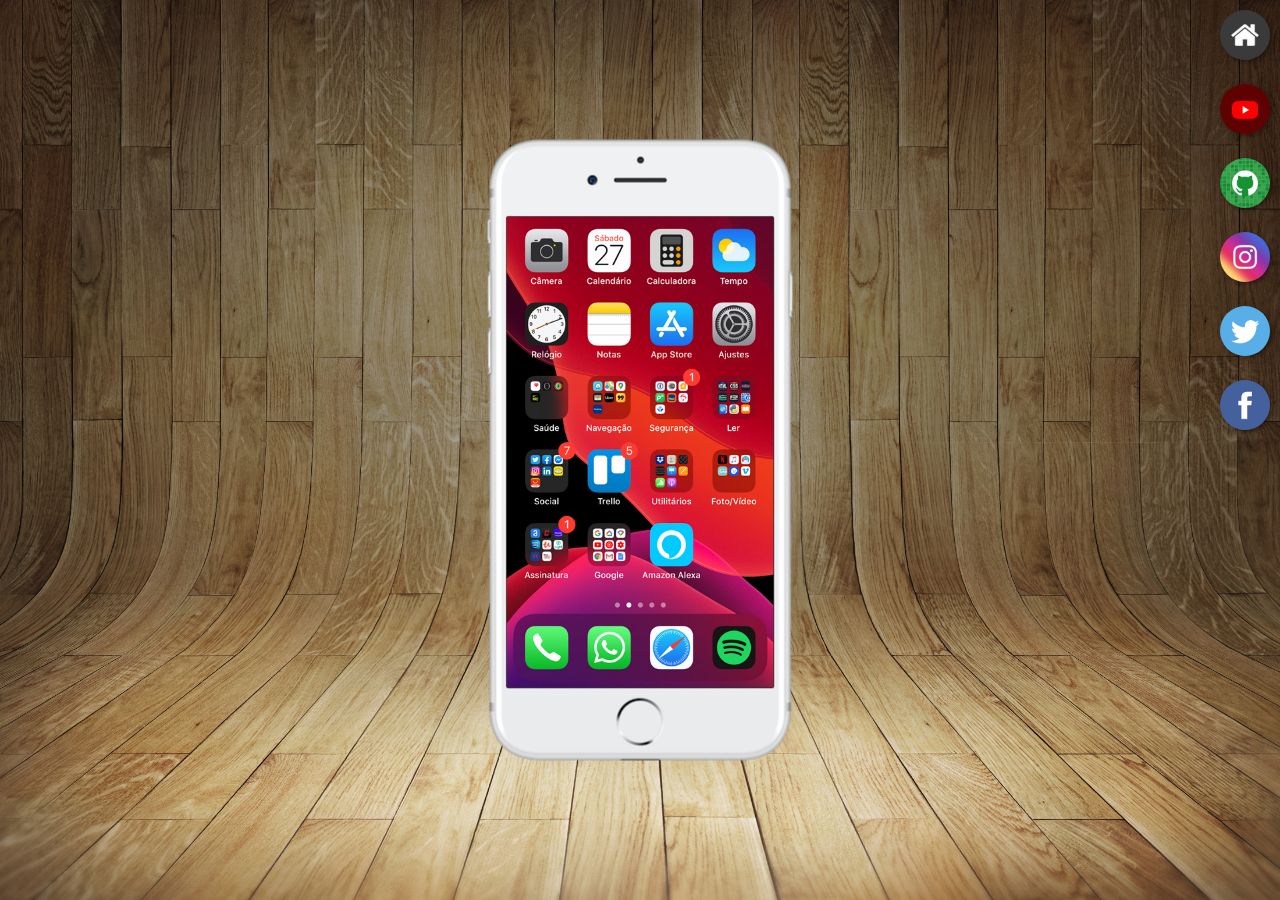
<file: index.html>
<!DOCTYPE html>
<html lang="pt-br">
<head>
    <meta charset="UTF-8">
    <meta http-equiv="X-UA-Compatible" content="IE=edge">
    <meta name="viewport" content="width=device-width, initial-scale=1.0">
    <link rel="shortcut icon" href="favicon.ico" type="image/x-icon">
    <title>Projeto Redes Sociais</title>
    <link rel="stylesheet" href="estilos/style.css">
</head>
<body>
    <main>
        <section id="telefone">
            <iframe src="home.html" name="tela" id="tela"  frameborder="0">
                <p>Seu navegador não é compatível com isso.</p>
            </iframe>
        </section>
        <section id="redes-sociais">
            <a href="home.html" target="tela"><img src="imagens/logo-home.jpg" alt="Home"></a><br>
            <a href="youtube.html" target="tela"><img src="imagens/logo-youtube.jpg" alt="Youtube"></a><br>
            <a href="github.html" target="tela"><img src="imagens/logo-github.jpg" alt="GitHub"></a><br>
            <a href="instragram.html" target="tela"><img src="imagens/logo-instagram.jpg" alt="logo-instagram"></a> <br>
            <a href="twitter.html" target="tela"><img src="imagens/logo-twitter.jpg" alt="Twitter"></a> <br>
            <a href="facebook.html" target="tela"><img src="imagens/logo-facebook.jpg" alt="FaceBook"></a> 
        </section>
    </main>
</body>
</html>
</file>
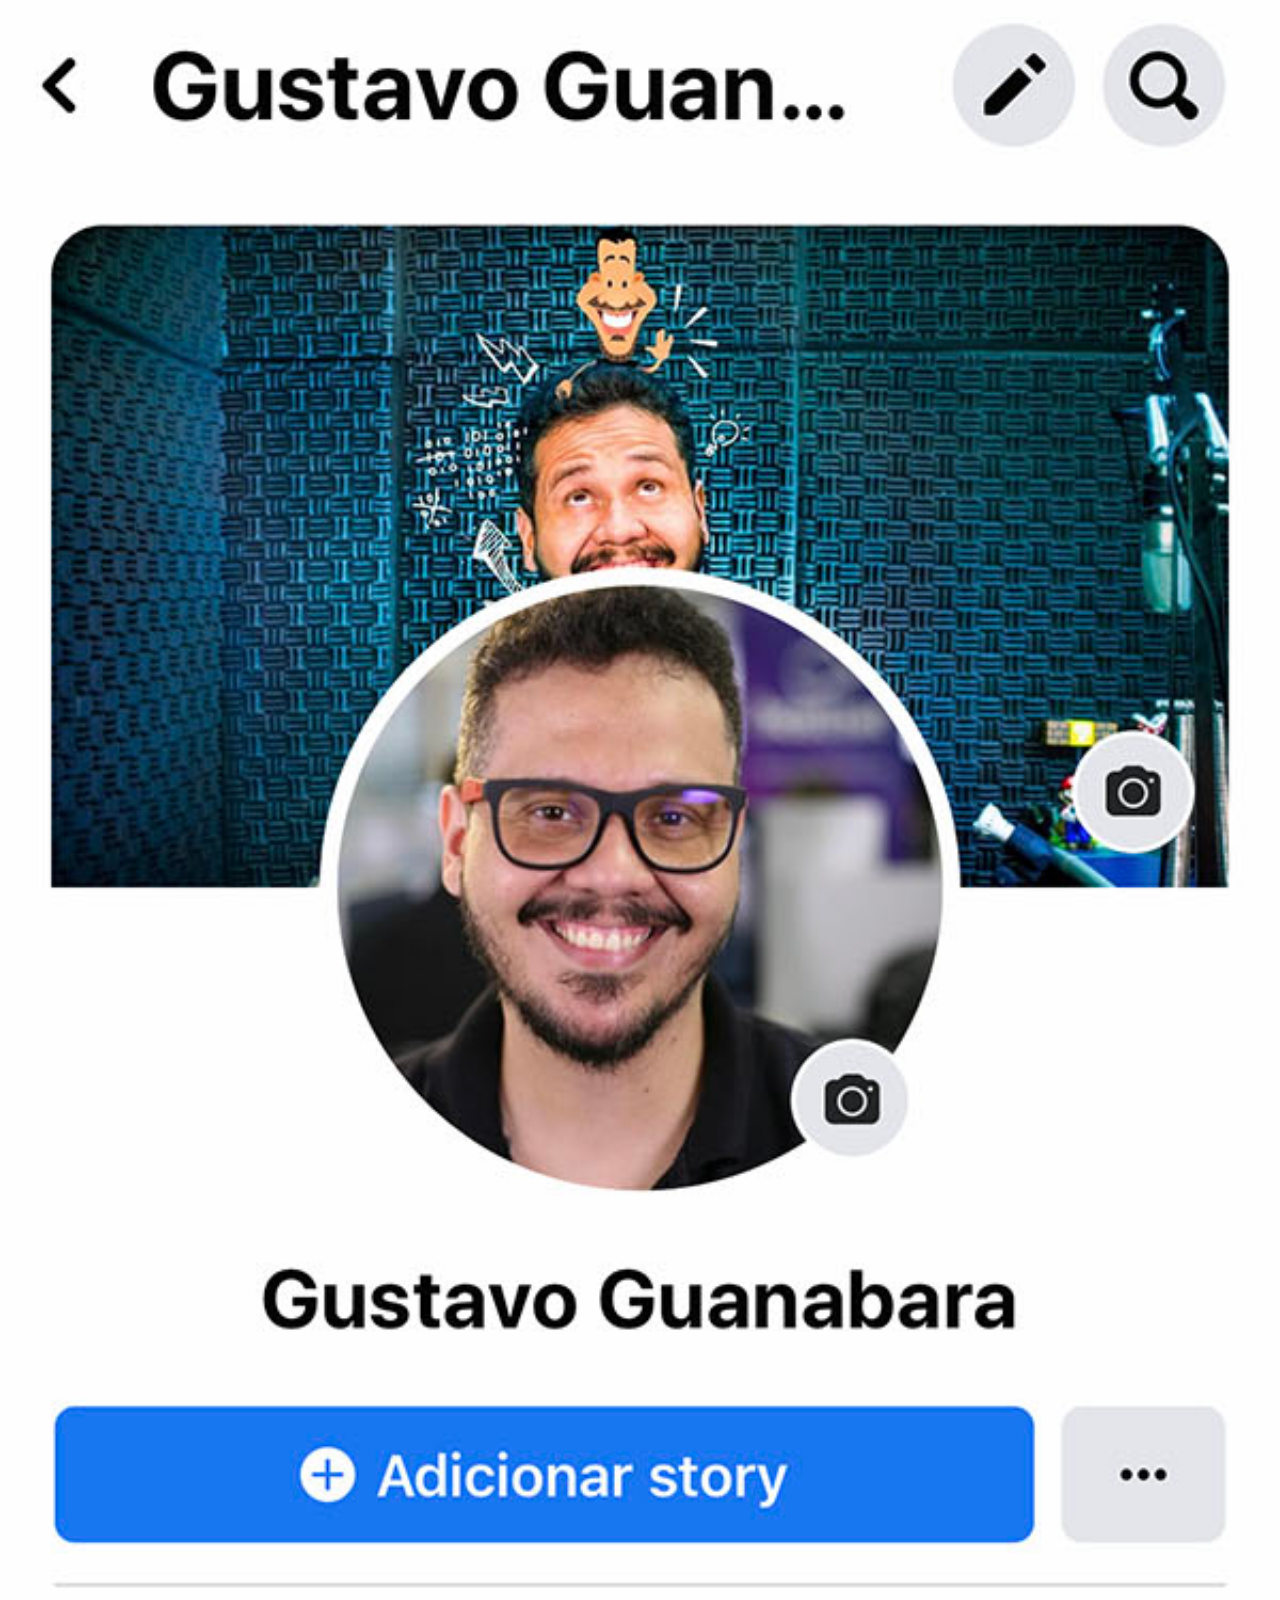
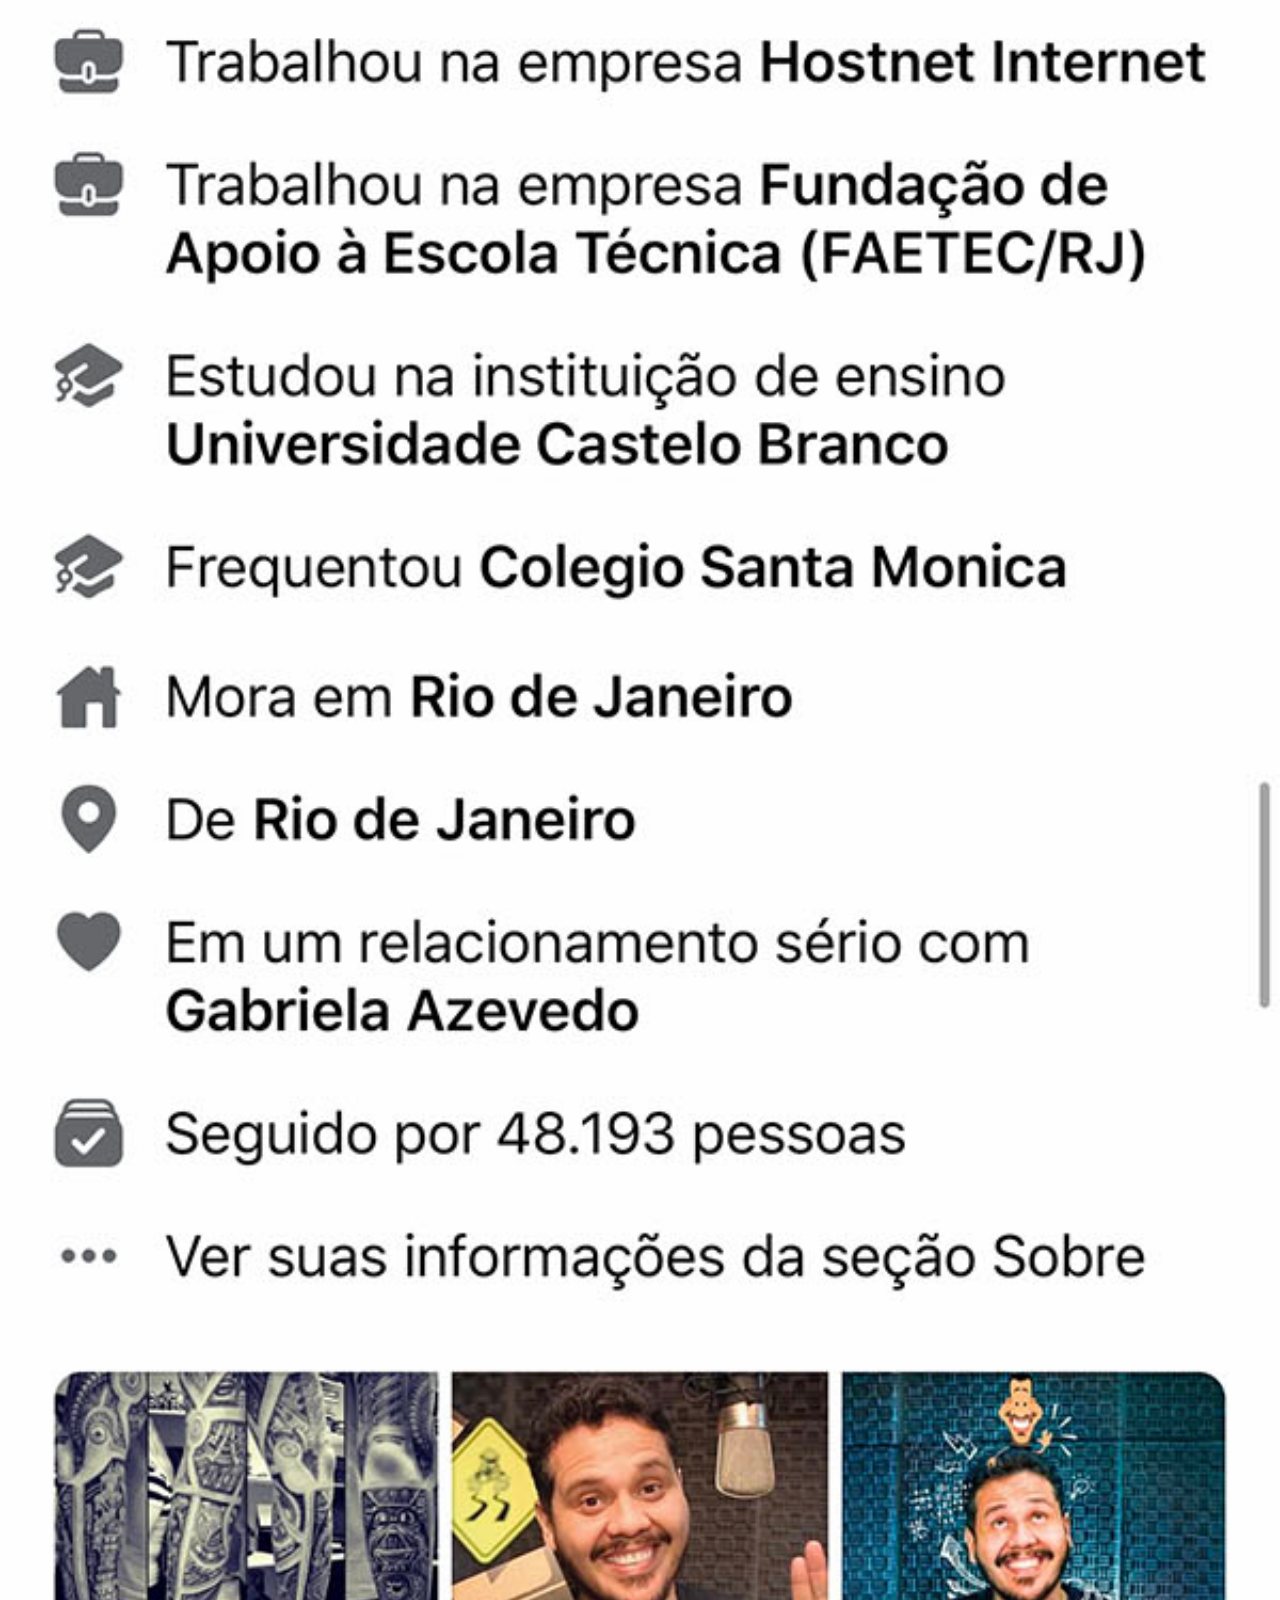
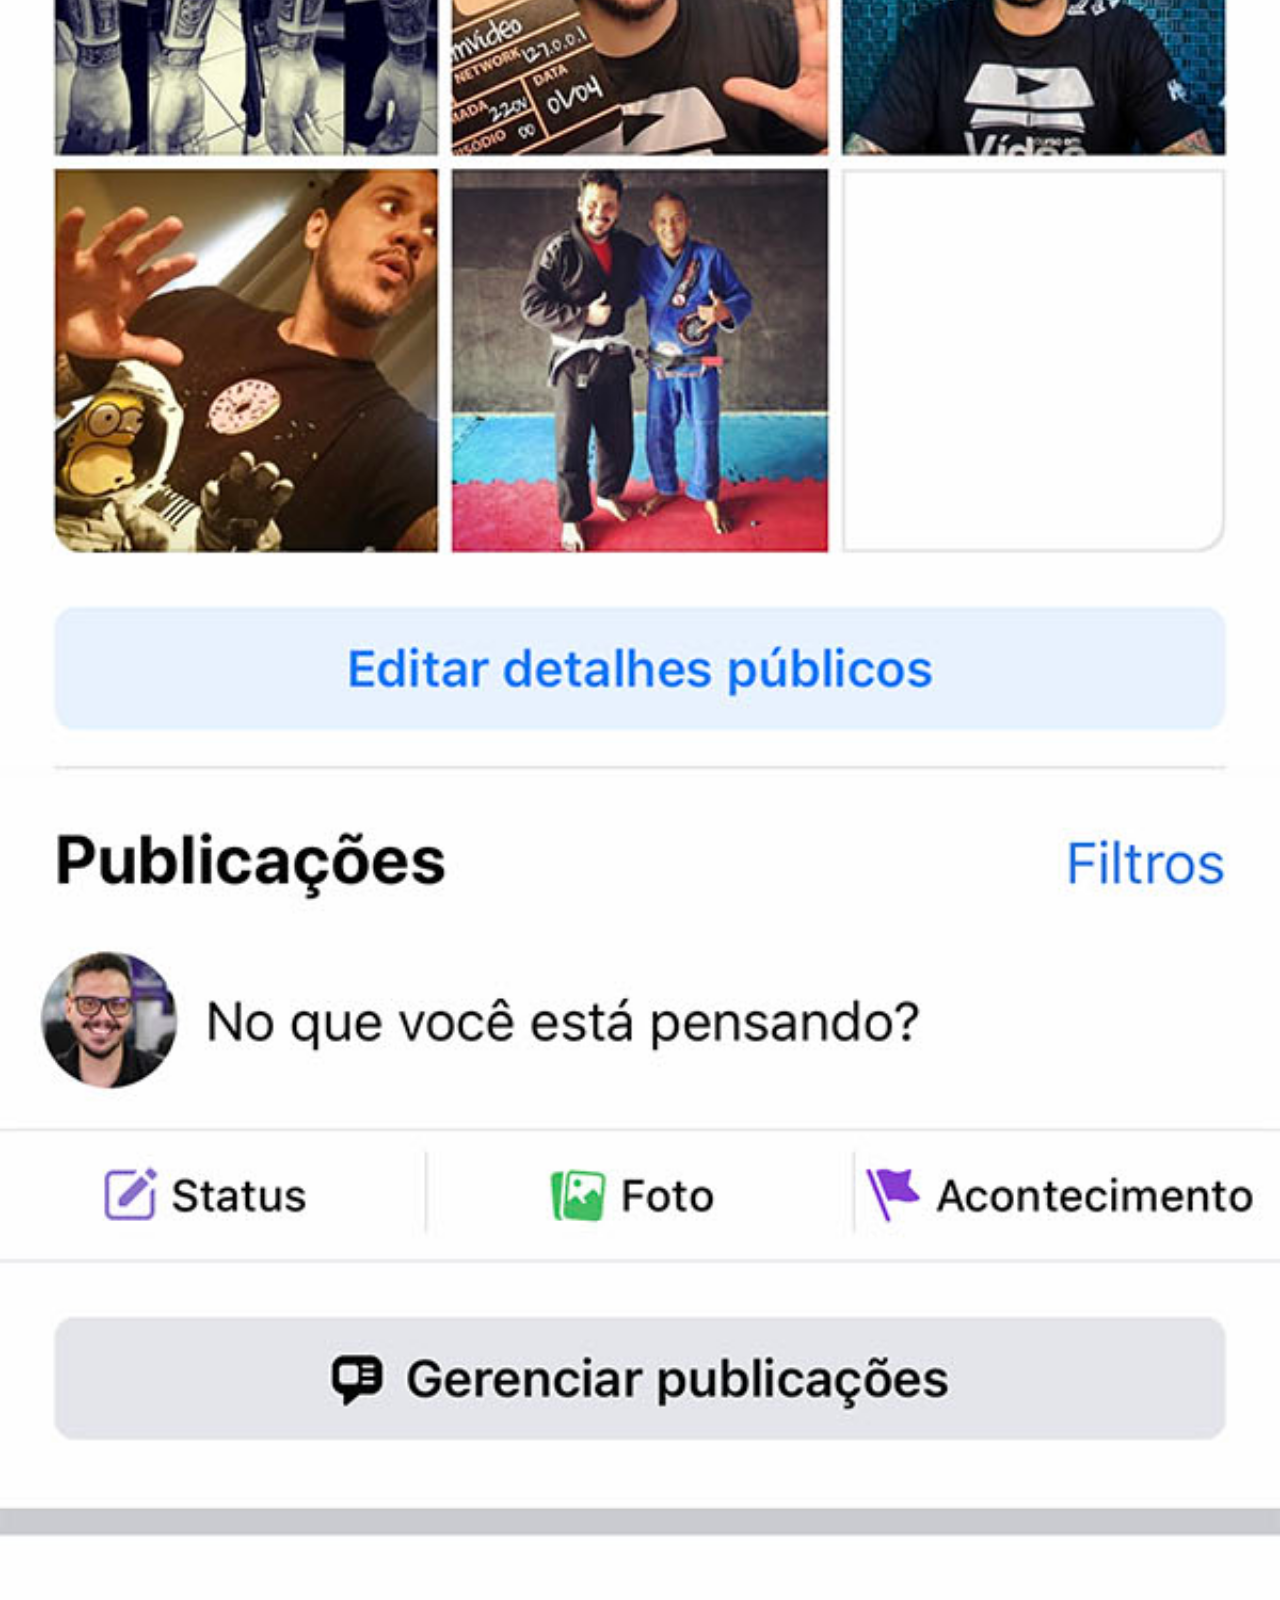
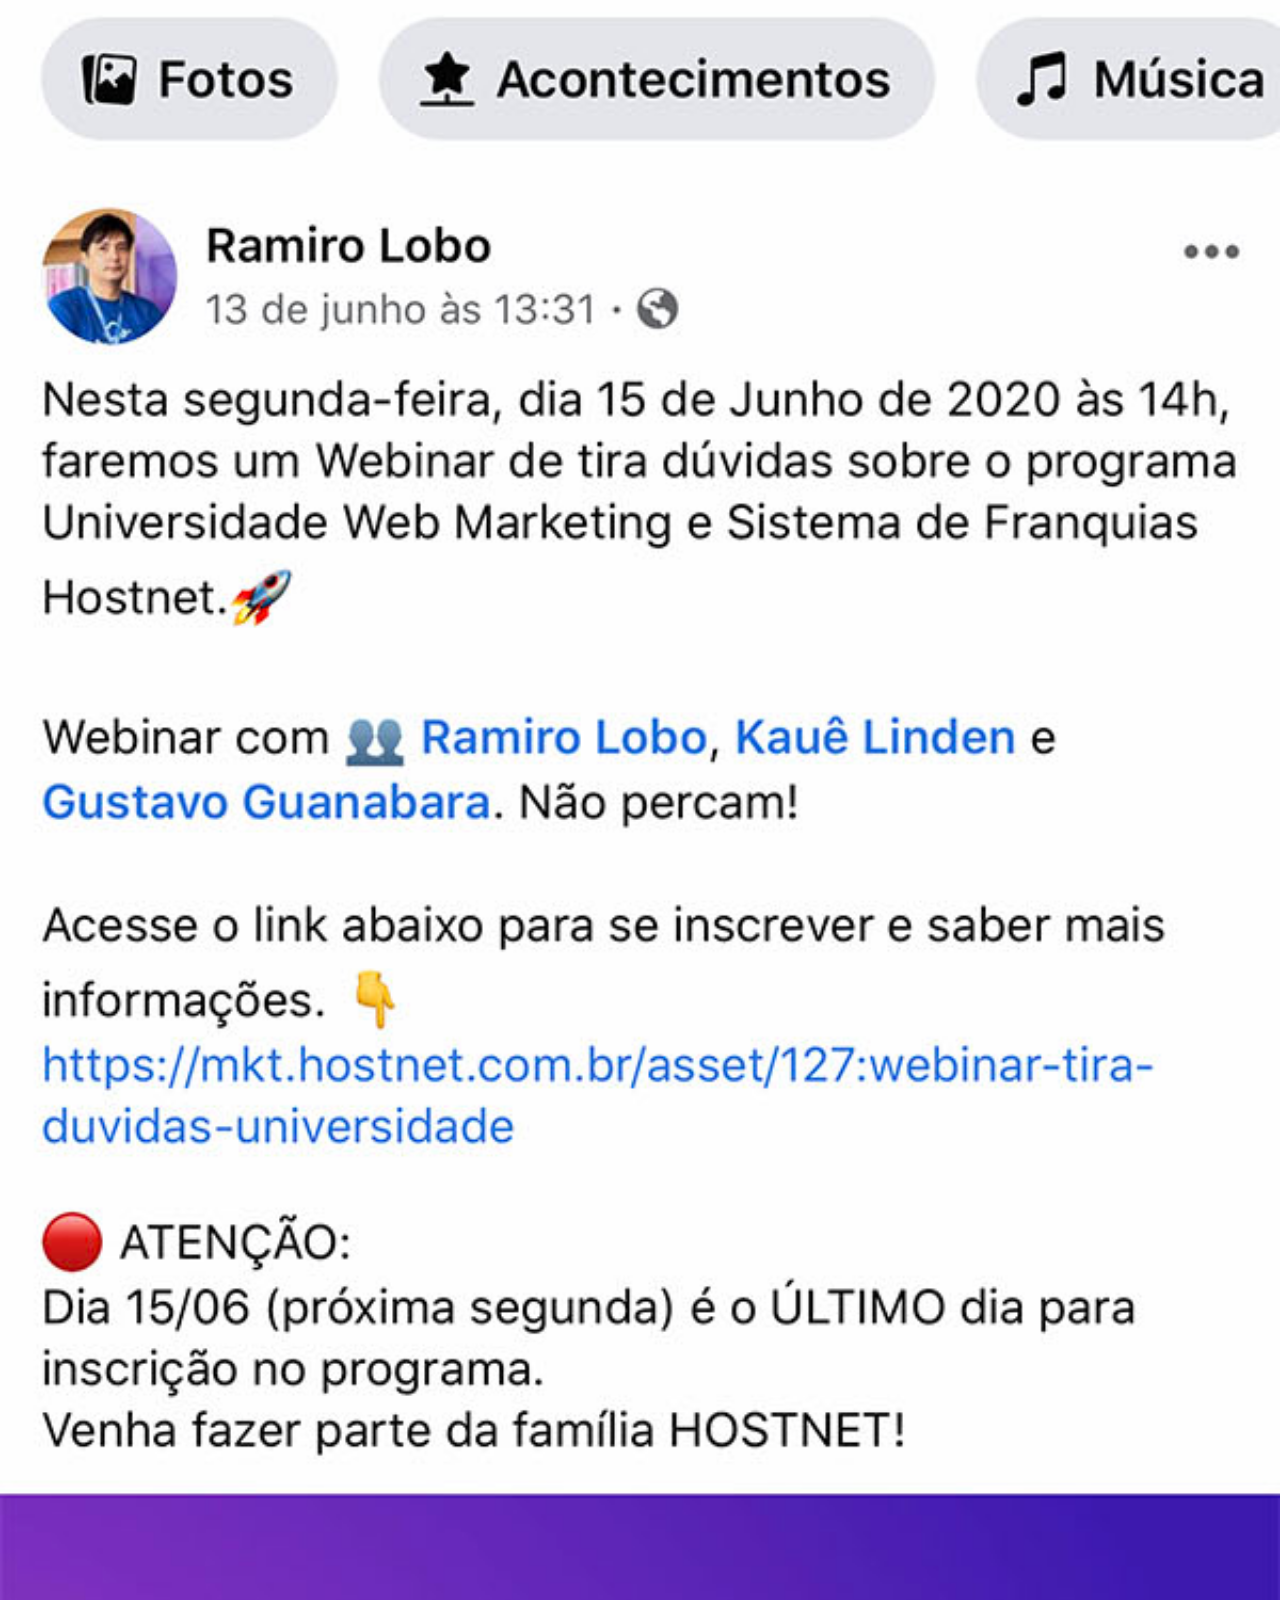
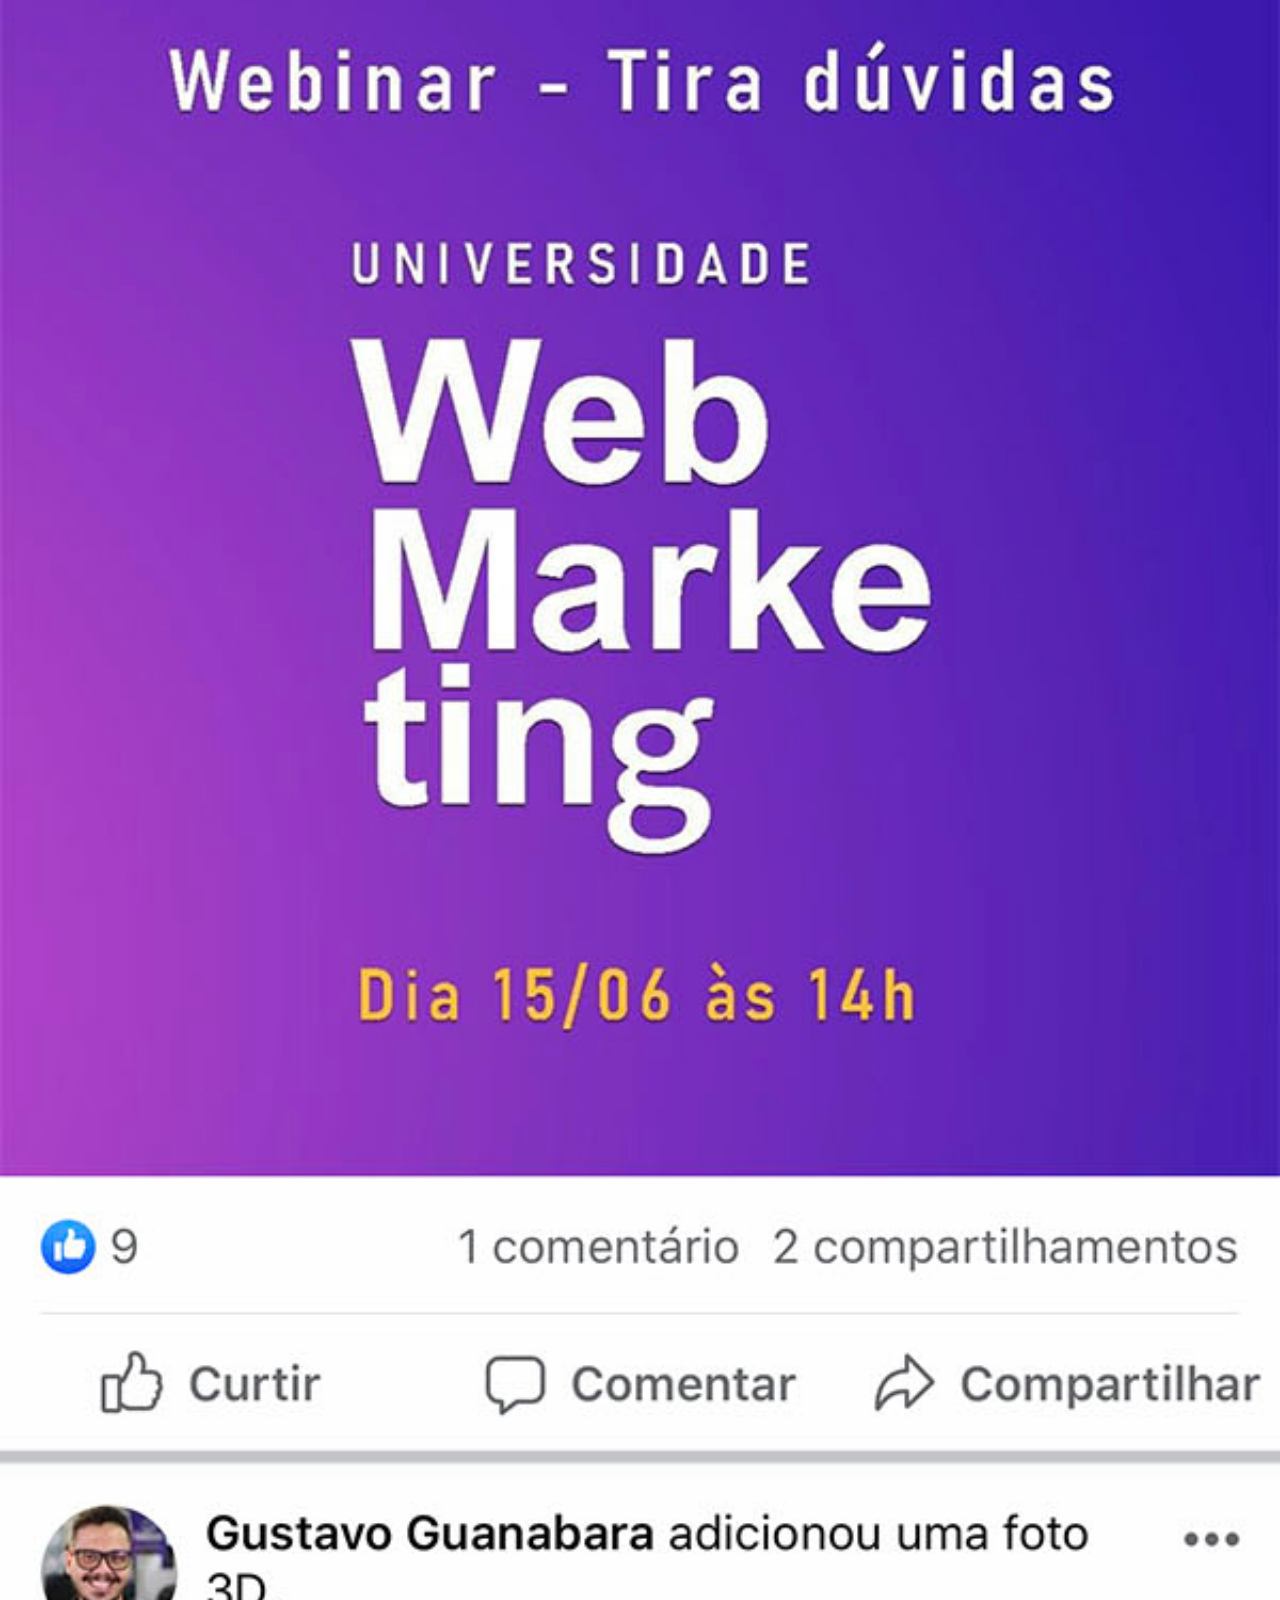
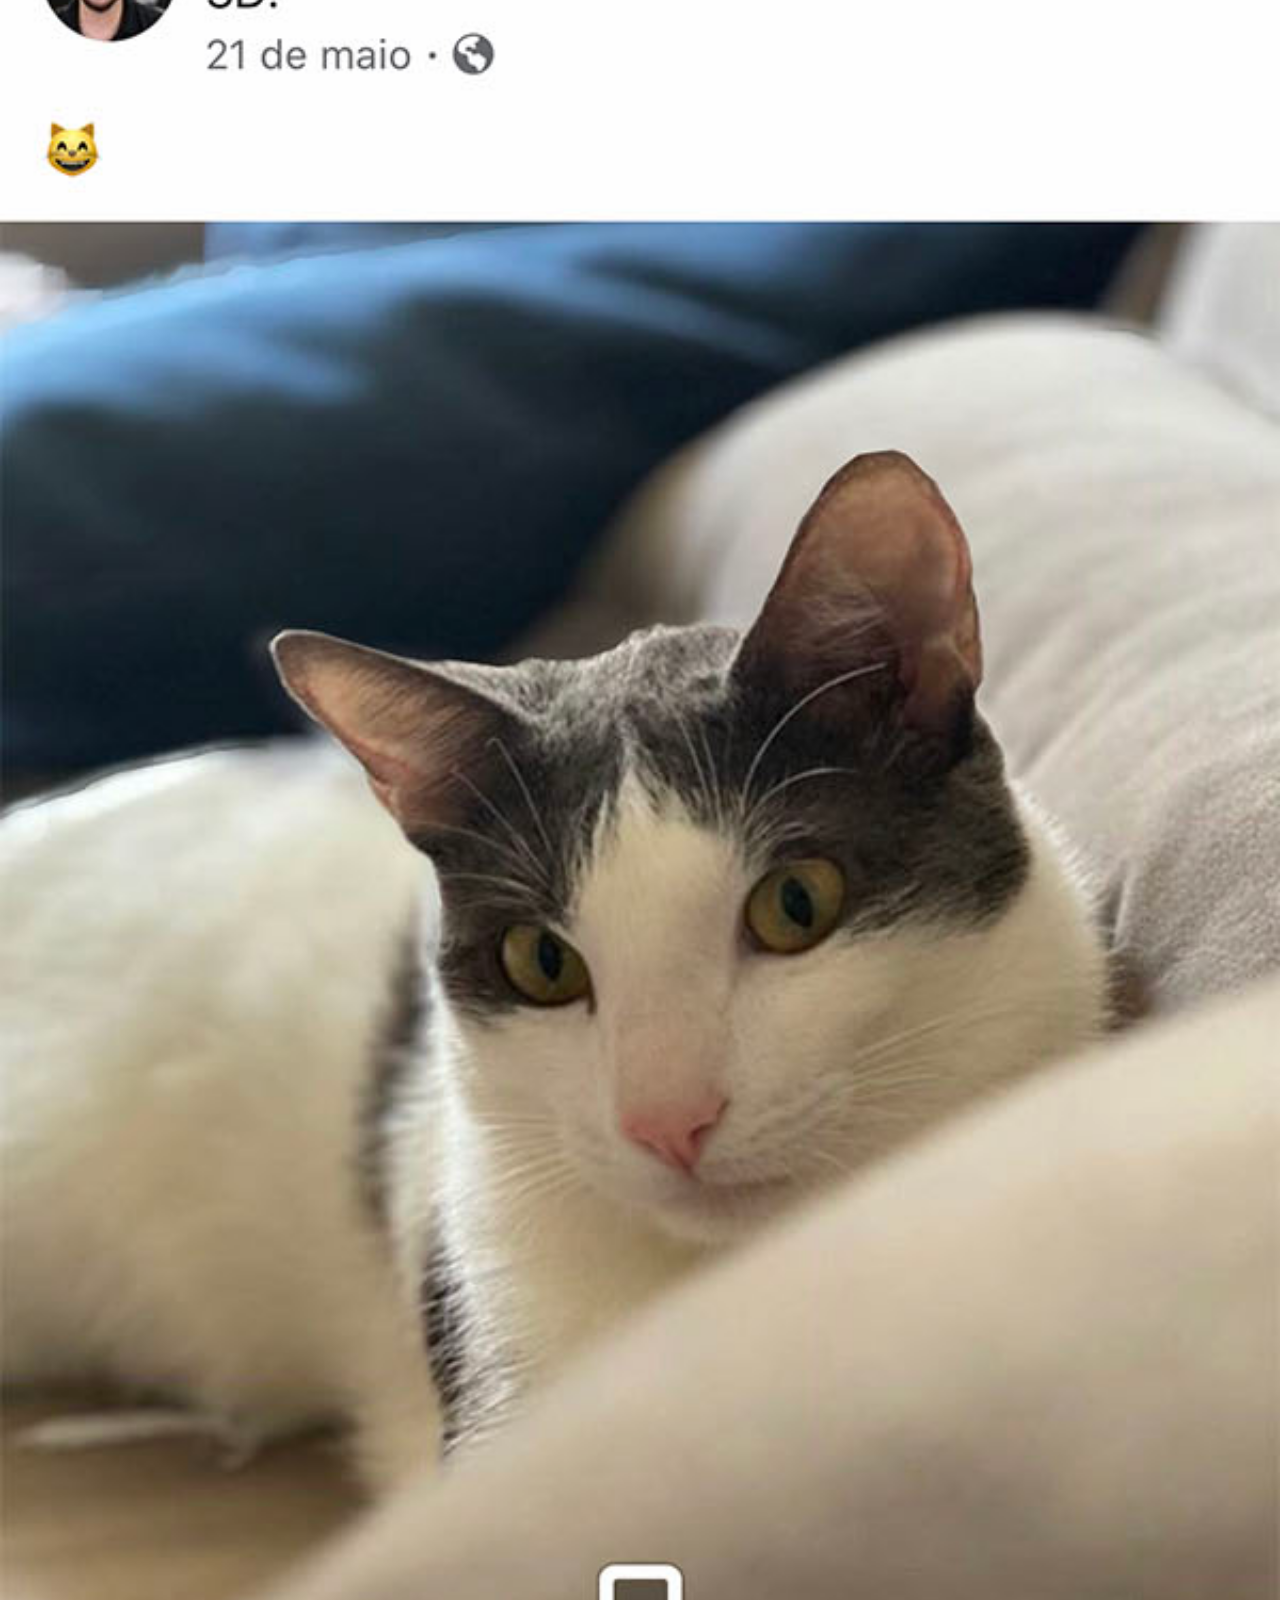
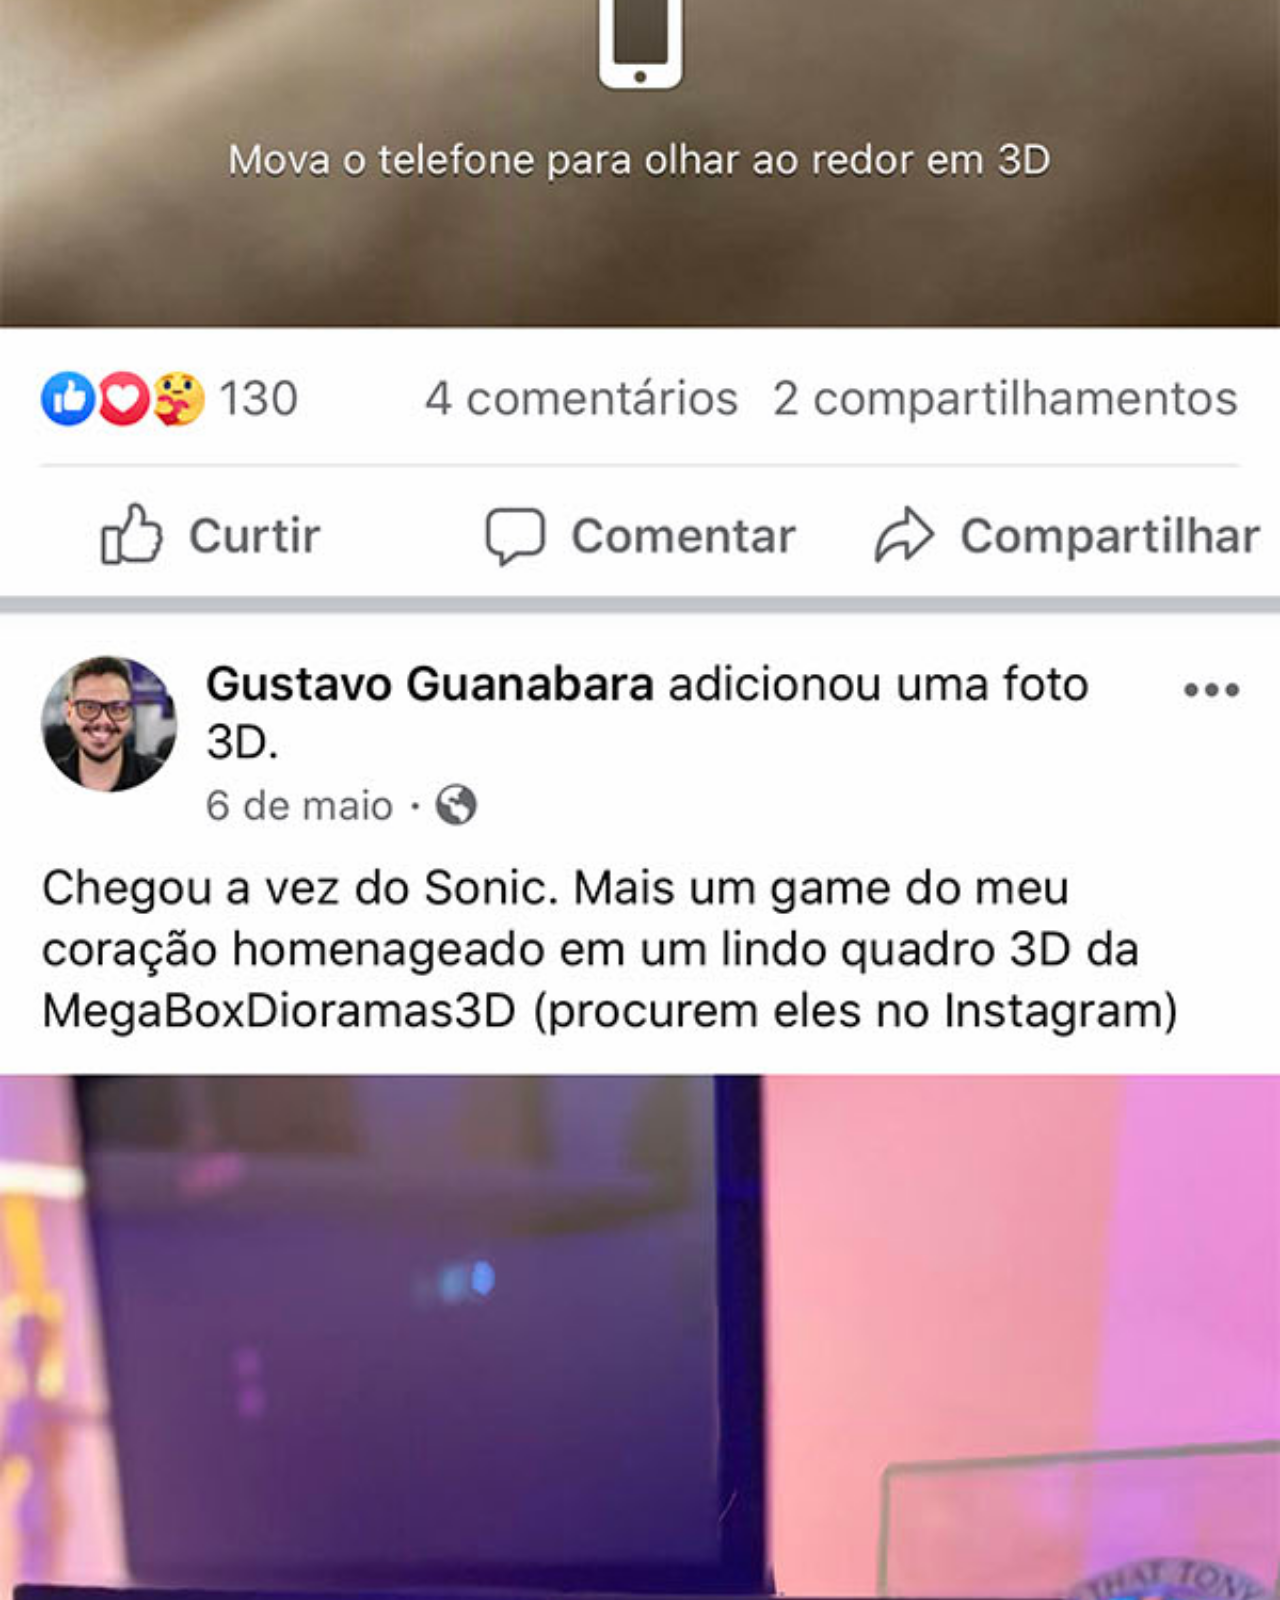
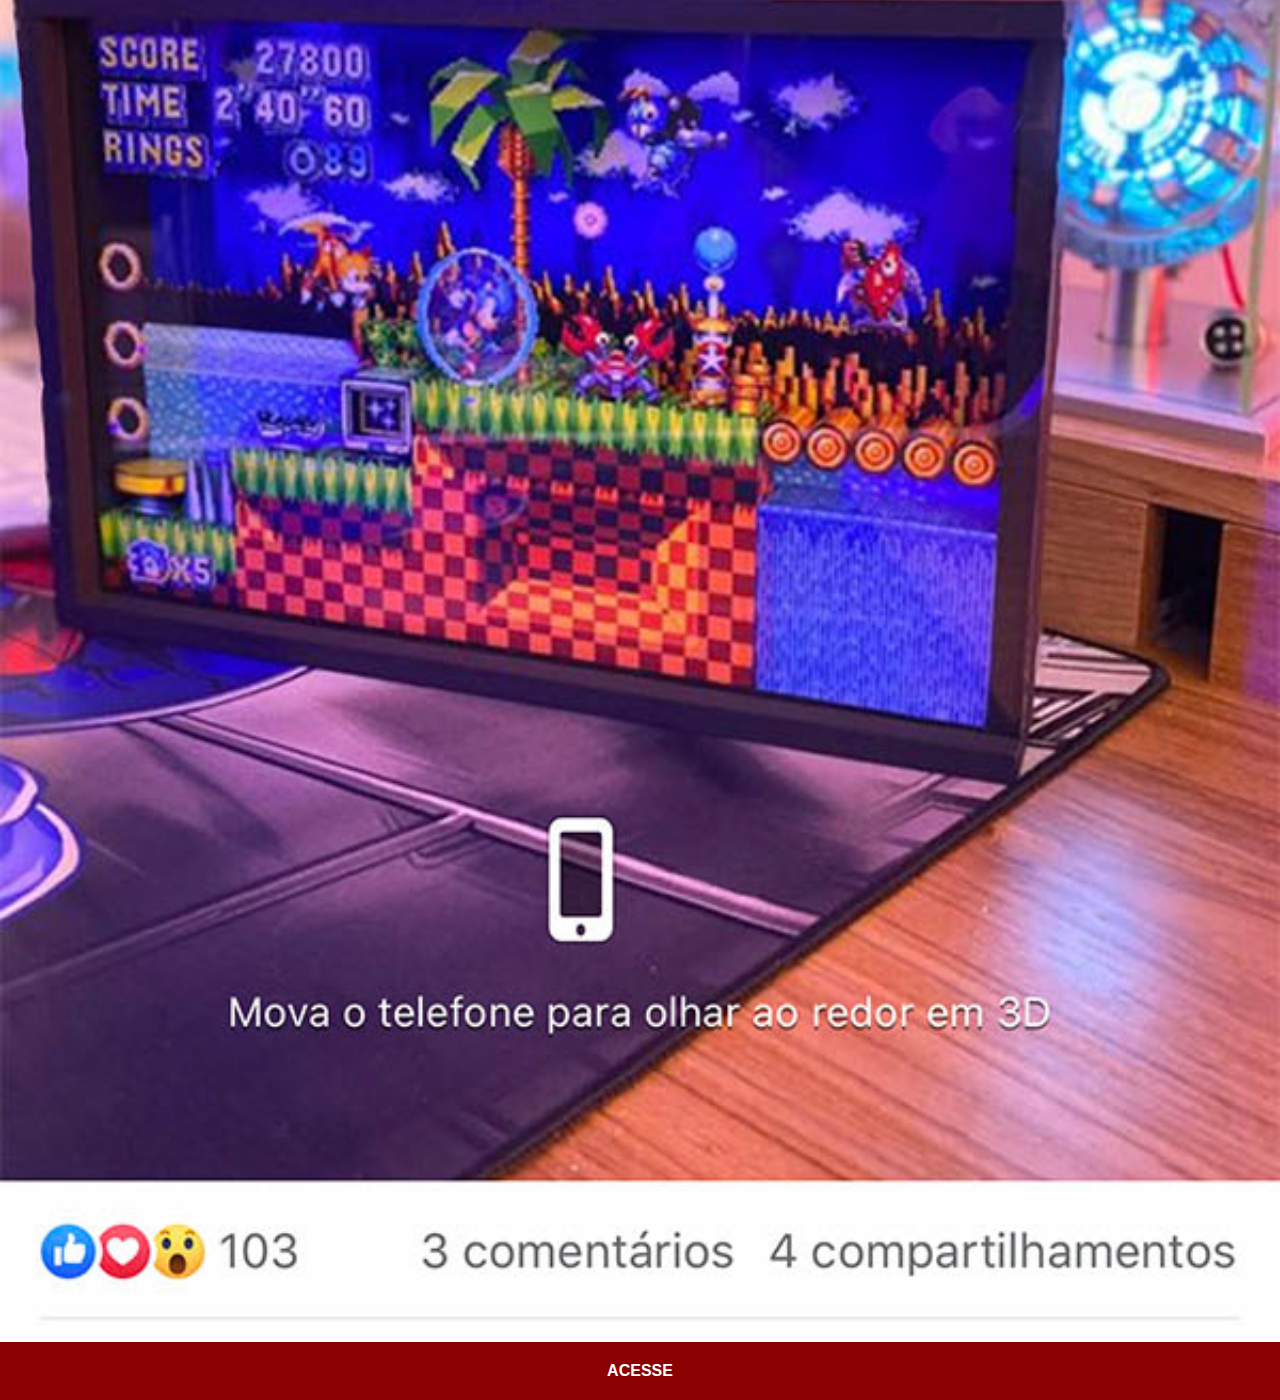
<file: facebook.html>
<!DOCTYPE html>
<html lang="pt-br">
<head>
    <meta charset="UTF-8">
    <meta http-equiv="X-UA-Compatible" content="IE=edge">
    <meta name="viewport" content="width=device-width, initial-scale=1.0">
    <title>FaceBook</title>
    <link rel="stylesheet" href="estilos/social.css">
</head>
<body>
    <img src="imagens/tela-facebook.jpg" alt="FaceBook">
    <a href="https://www.facebook.com/gustavoguanabara/?locale=pt_BR" target="_blank">ACESSE</a>
</body>
</html>
</file>
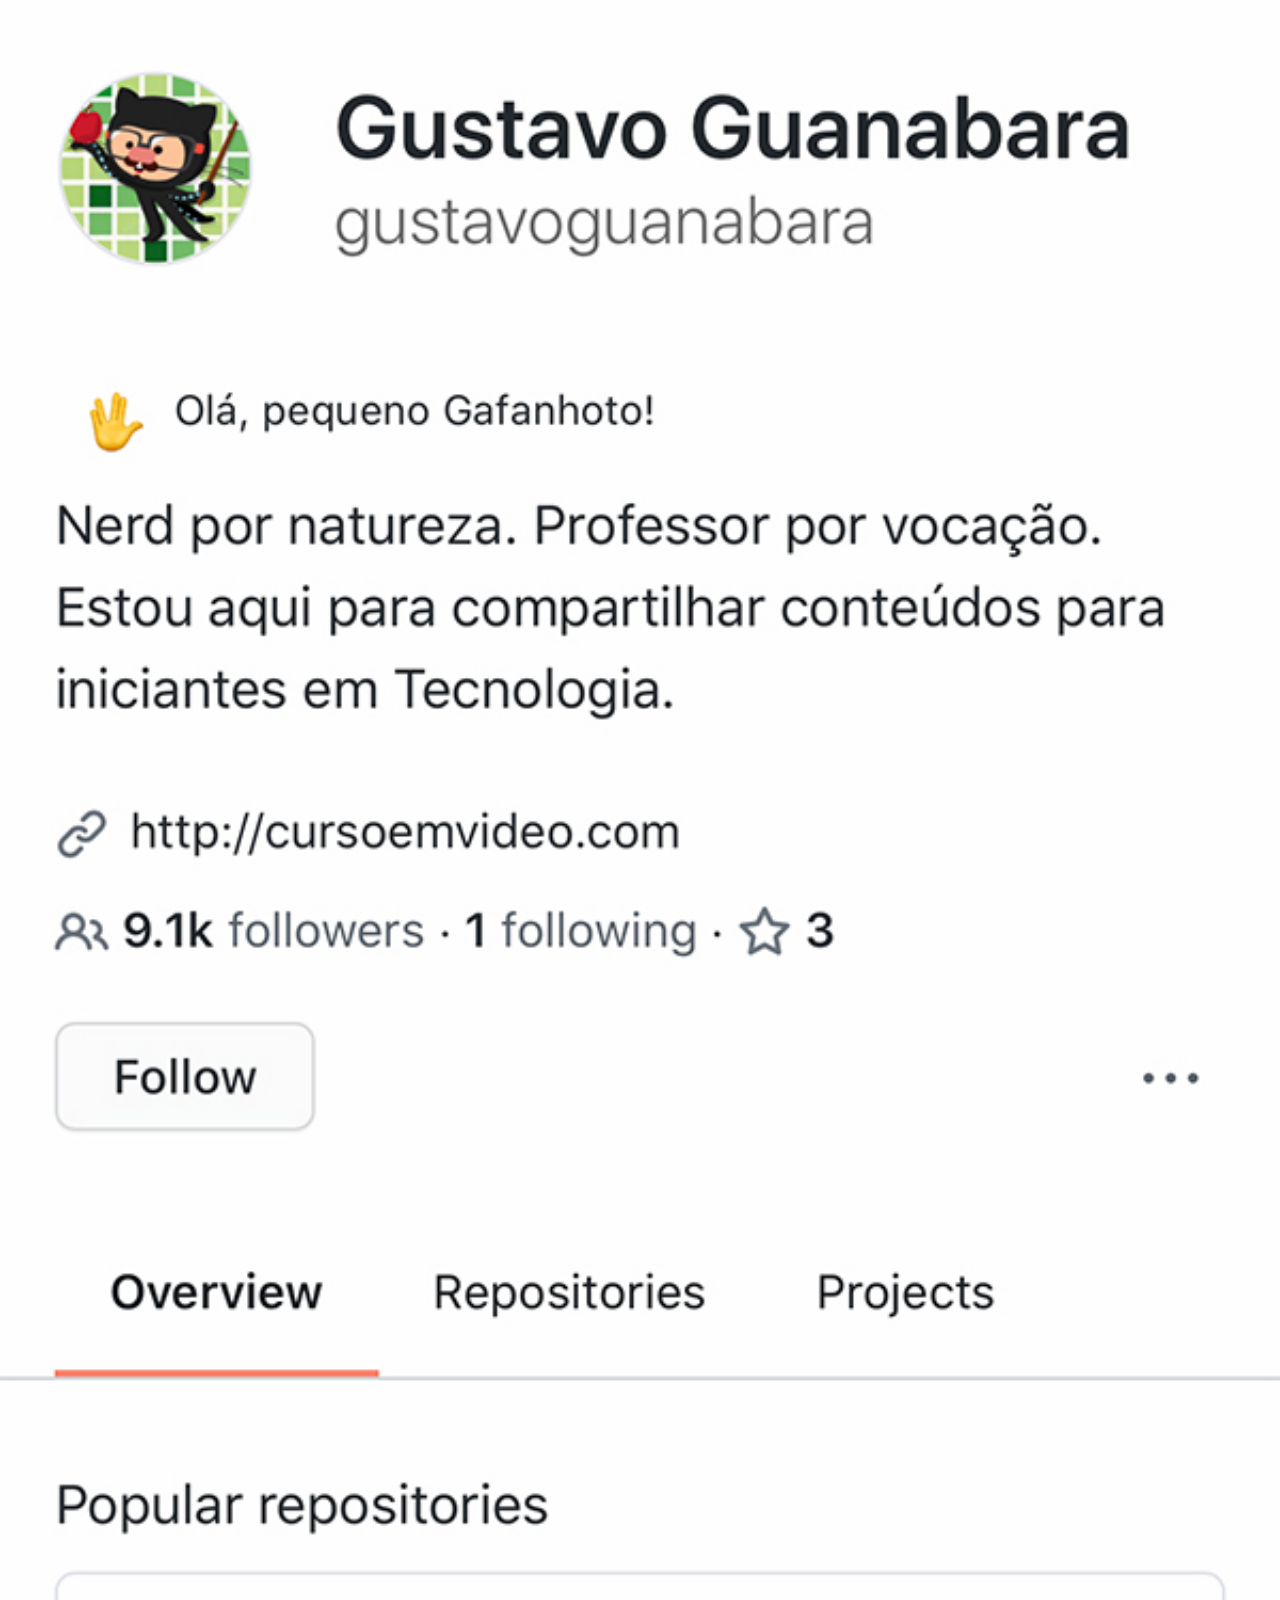
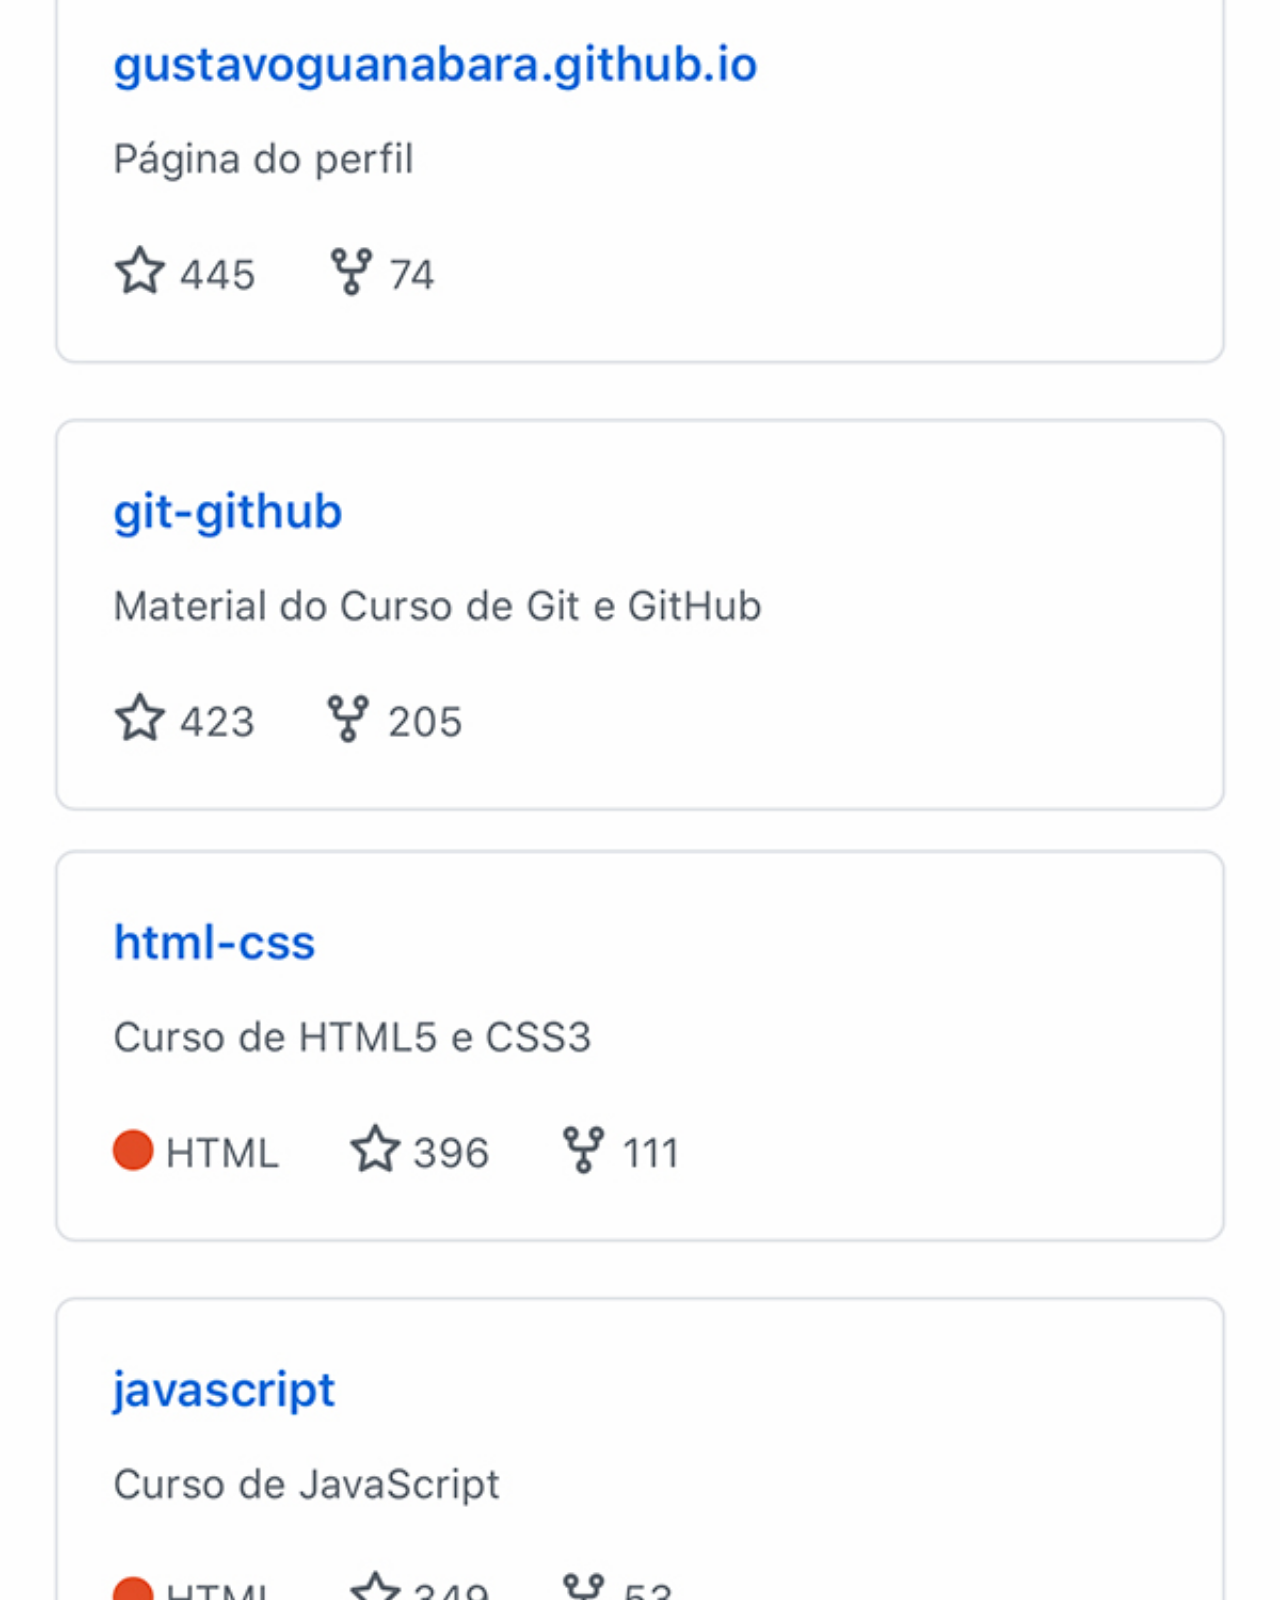
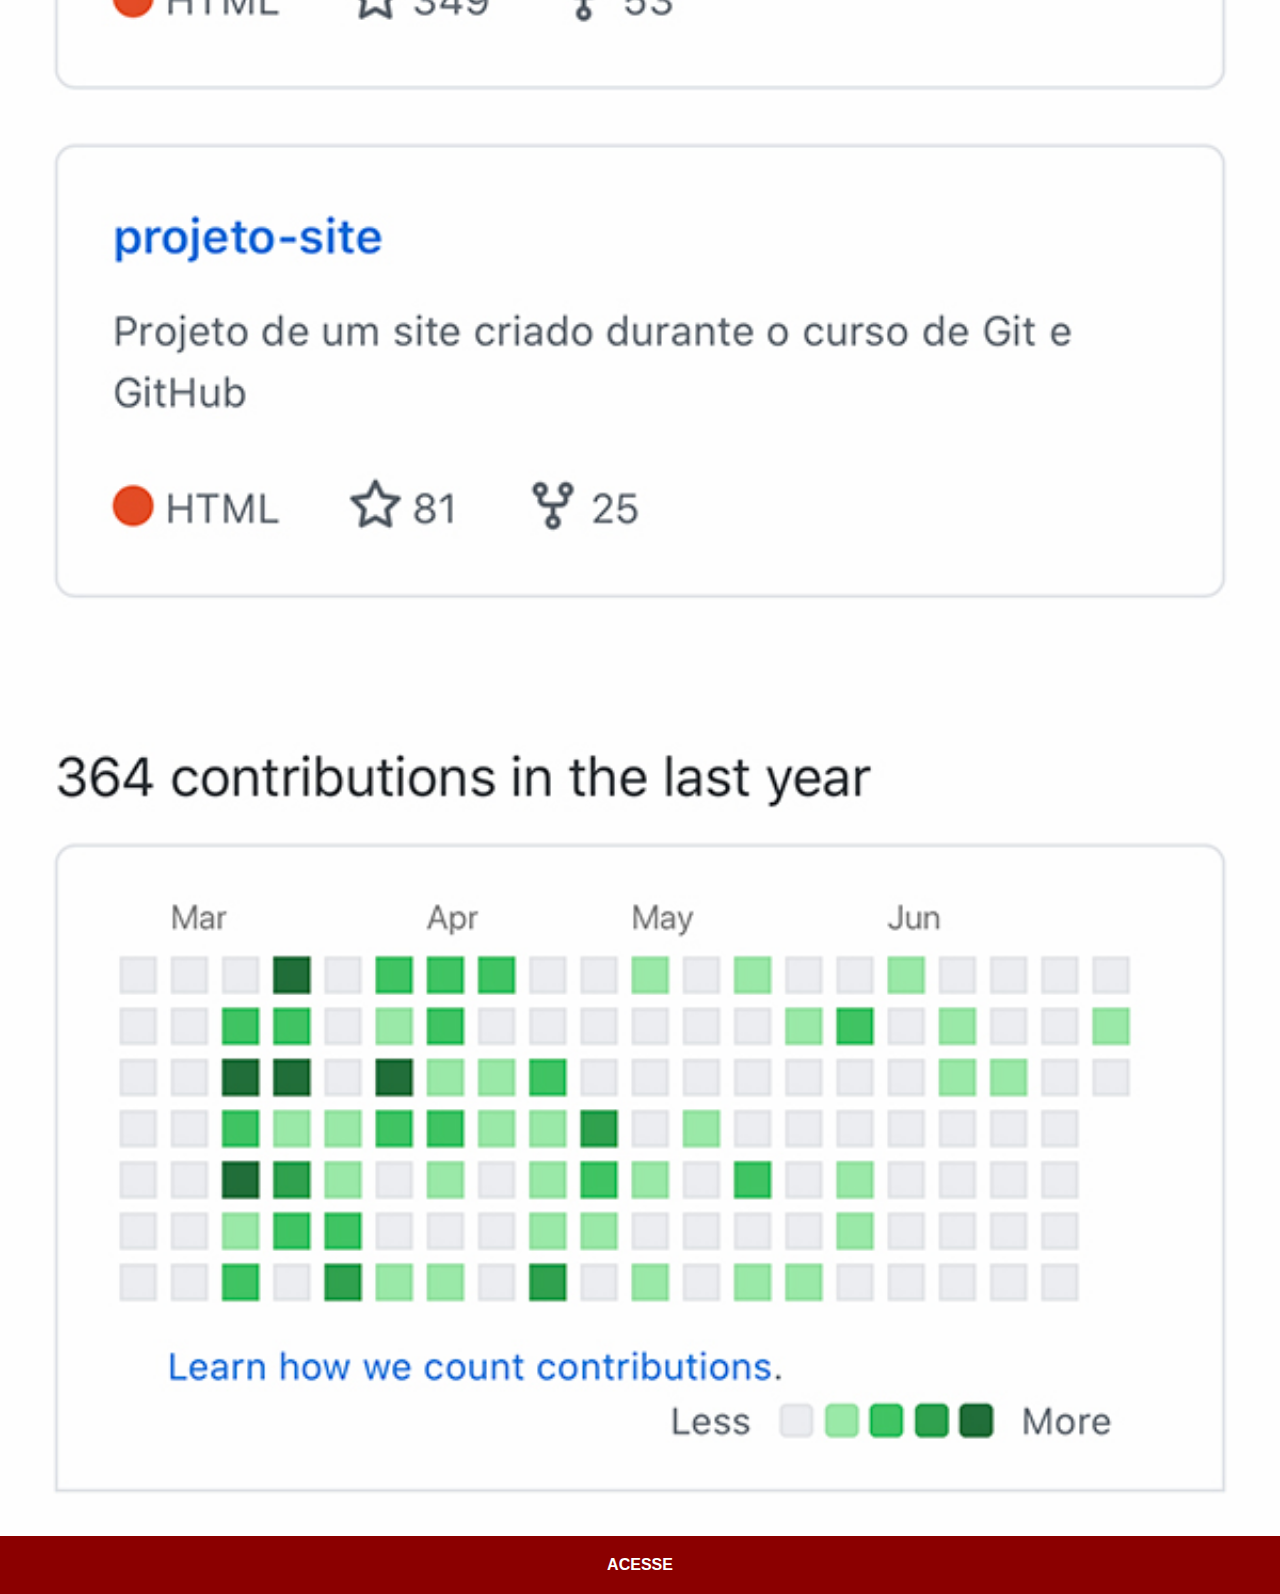
<file: github.html>
<!DOCTYPE html>
<html lang="pt-br">
<head>
    <meta charset="UTF-8">
    <meta http-equiv="X-UA-Compatible" content="IE=edge">
    <meta name="viewport" content="width=device-width, initial-scale=1.0">
    <title>GitHub</title>
    <link rel="stylesheet" href="estilos/social.css">
</head>
<body>
    <img src="imagens/tela-github.jpg" alt="GitHub">
    <a href="https://github.com/gustavoguanabara" target="
    ">ACESSE</a>
</body>
</html>
</file>
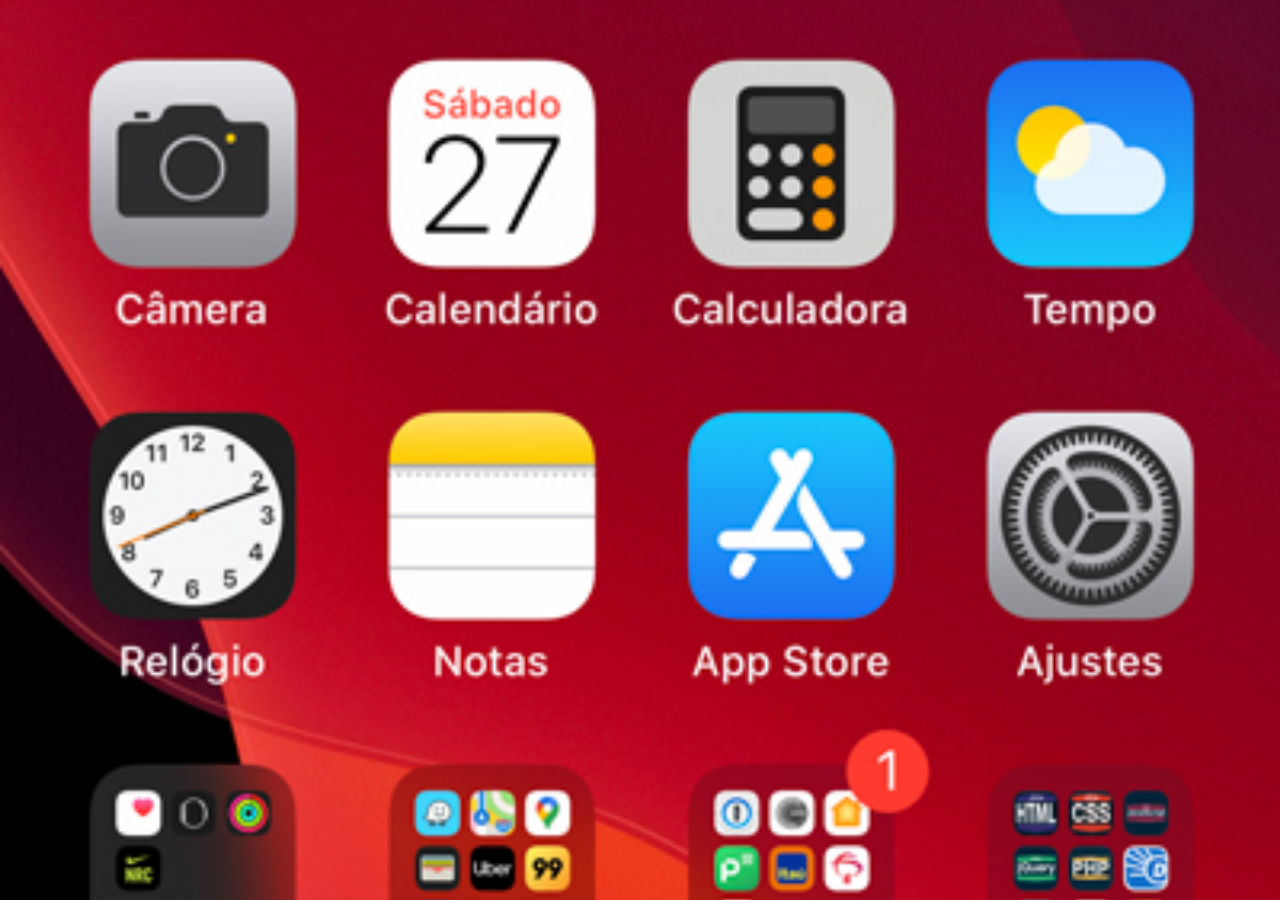
<file: home.html>
<!DOCTYPE html>
<html lang="pt-br">
<head>
    <meta charset="UTF-8">
    <meta http-equiv="X-UA-Compatible" content="IE=edge">
    <meta name="viewport" content="width=device-width, initial-scale=1.0">
    <title>Home</title>
    <style>
        *{
            margin: 0px;
            padding: 0px;
        }

        body{
            width: 100vw;
            height: 100vh;
            background: black url(imagens/tela-home.jpg) no-repeat top center;
            background-size: cover;
        }
    </style>
</head>
<body>
    
</body>
</html>
</file>
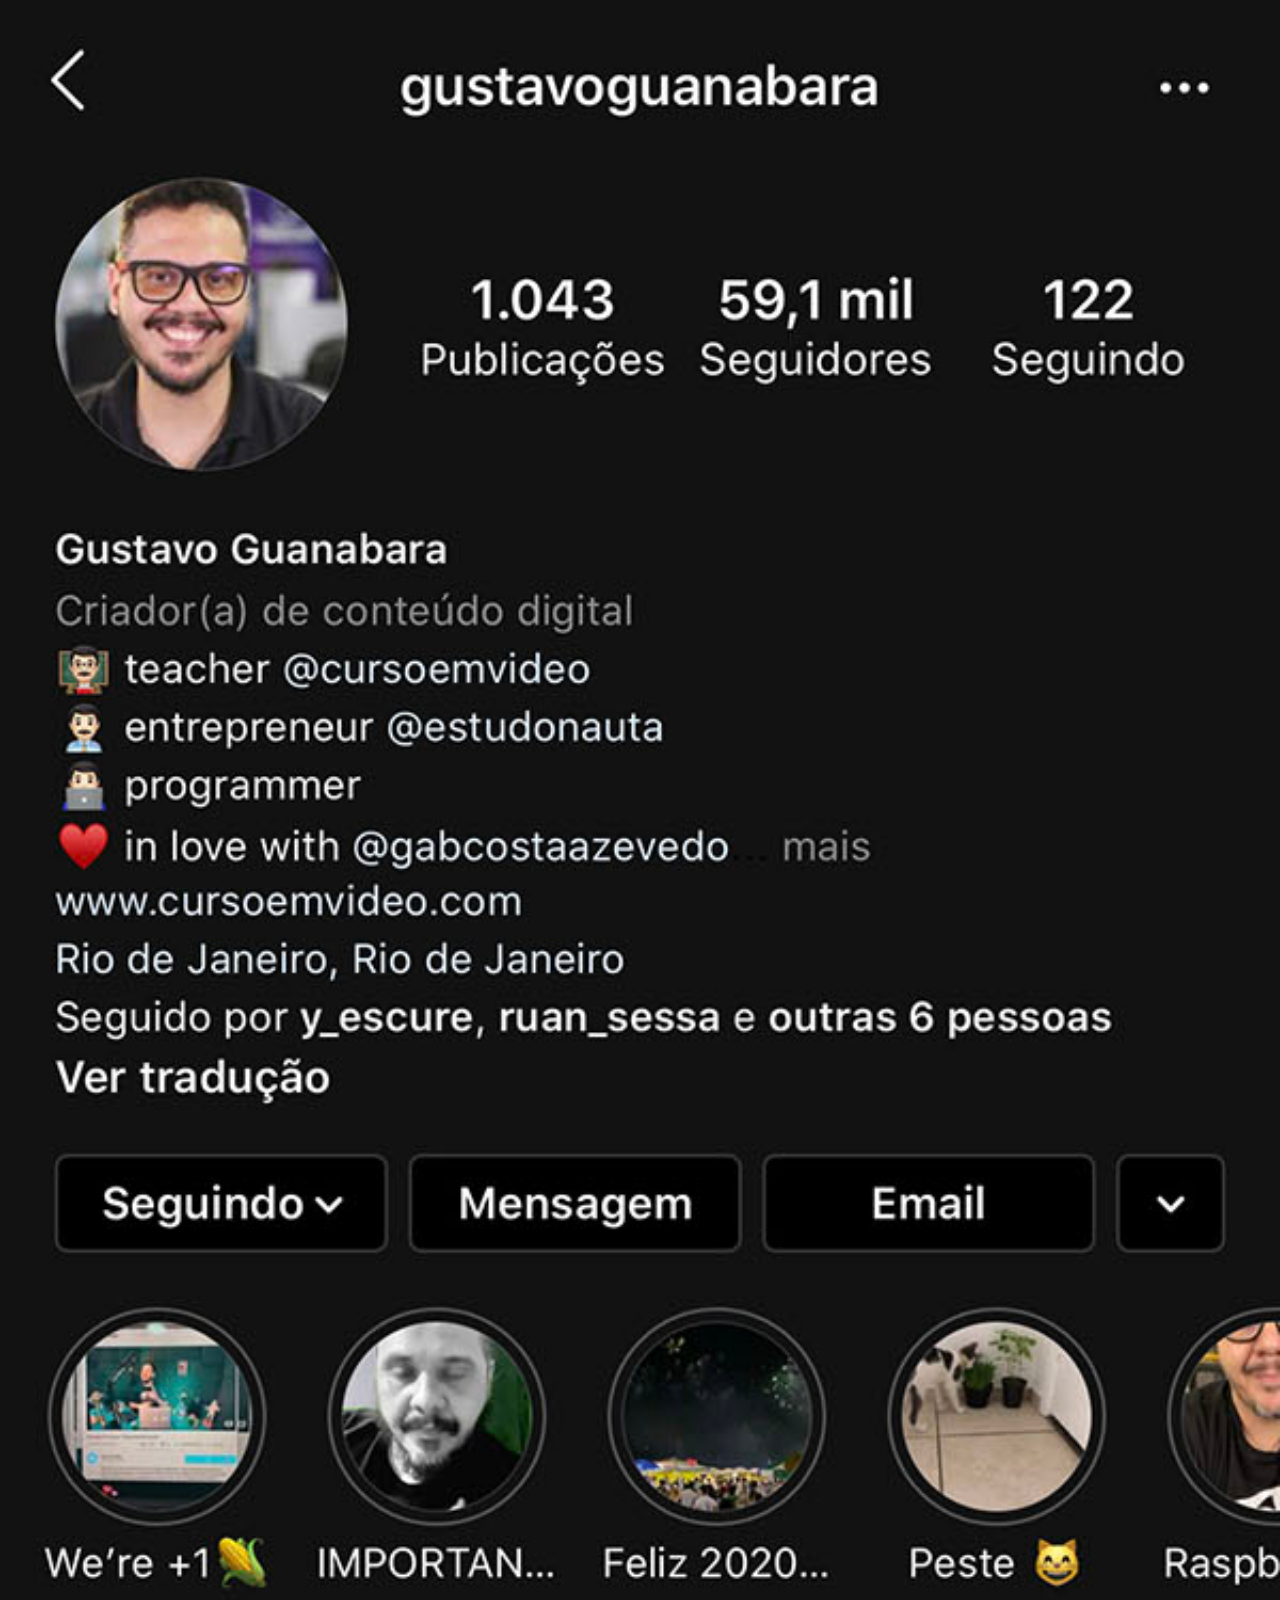
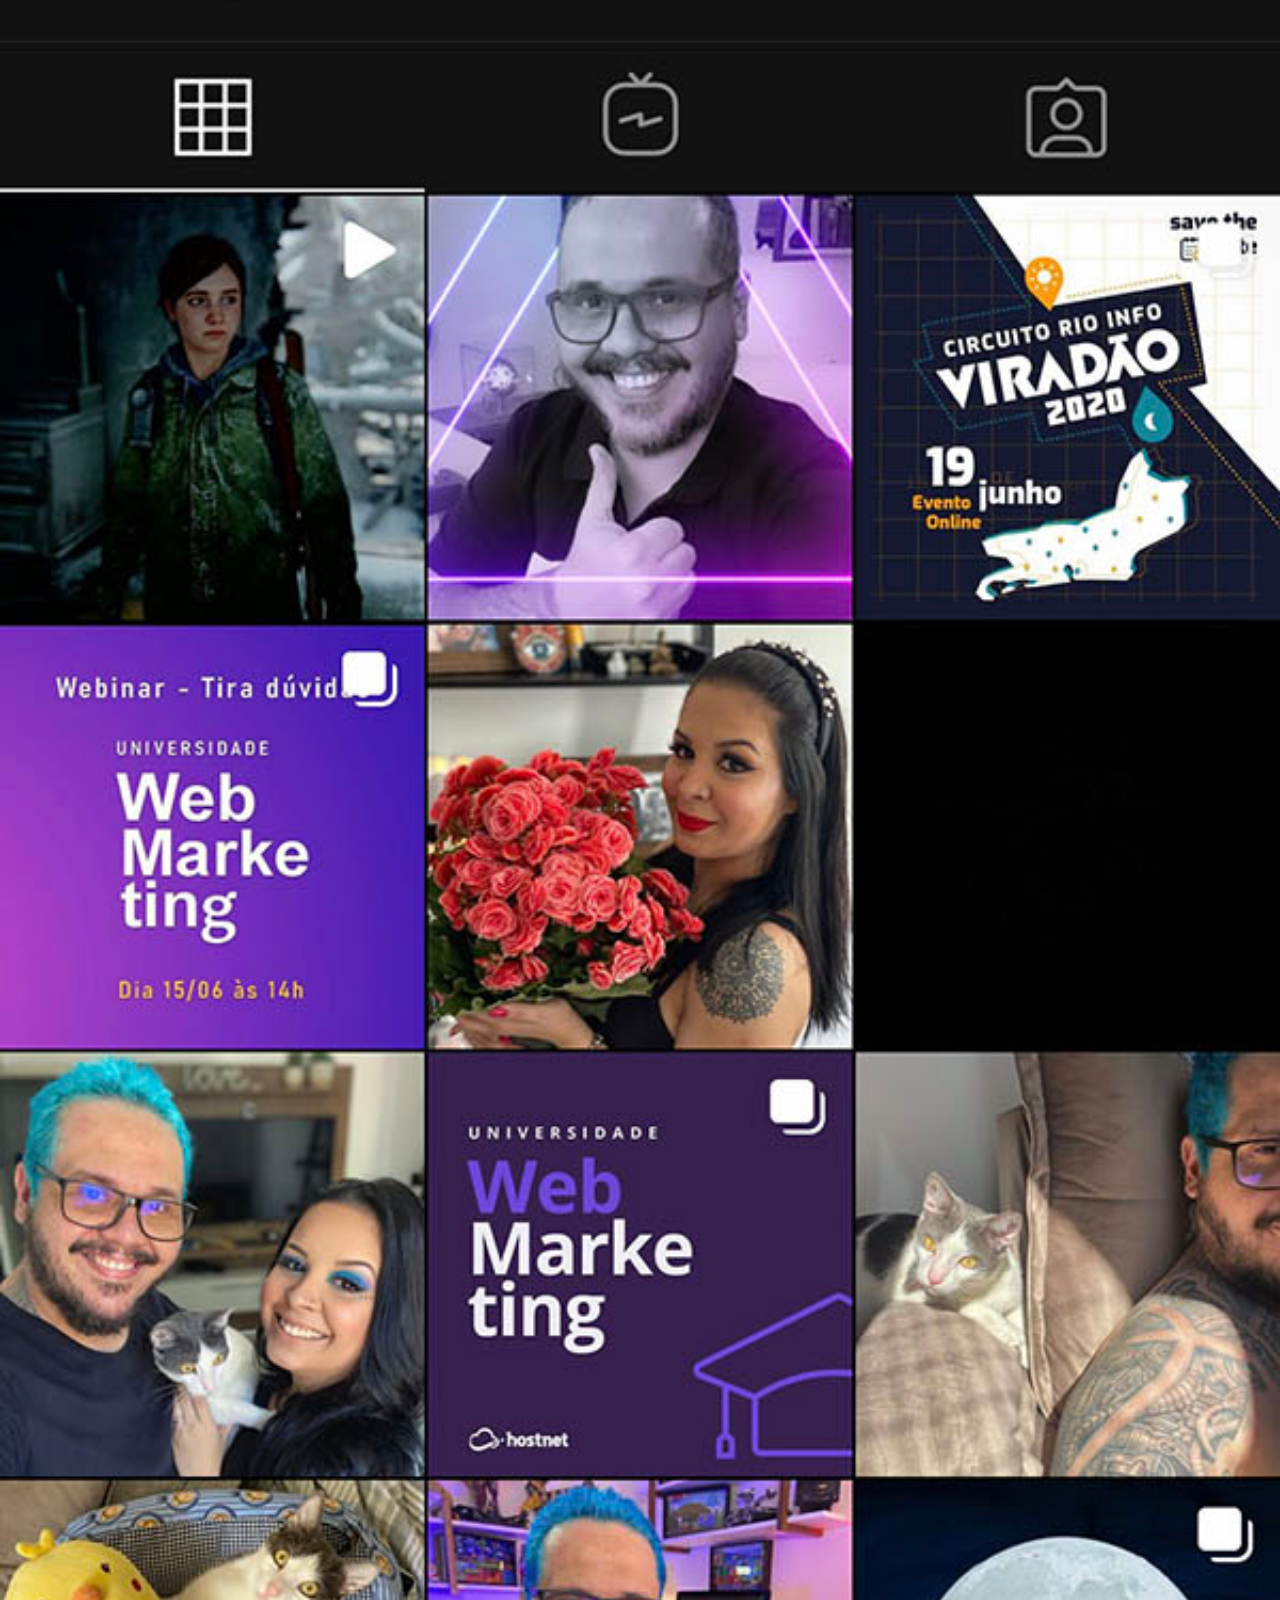
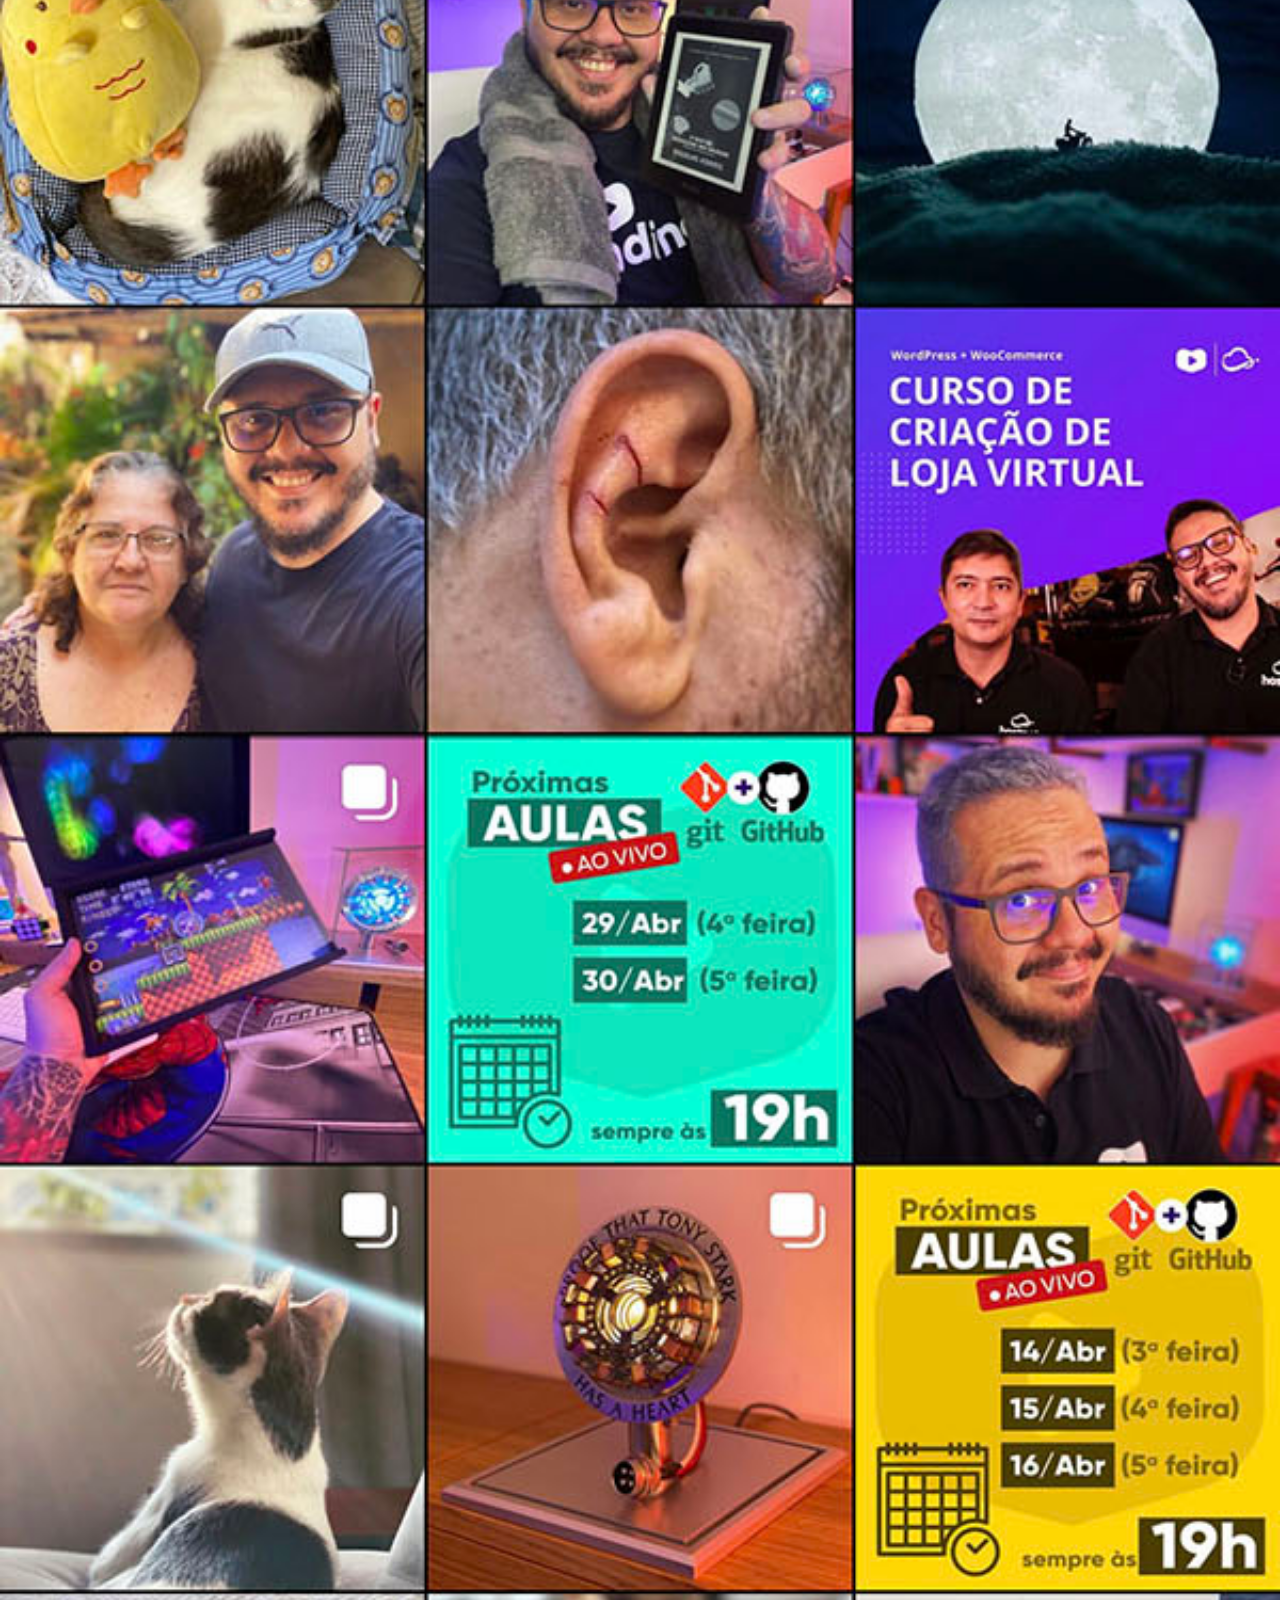
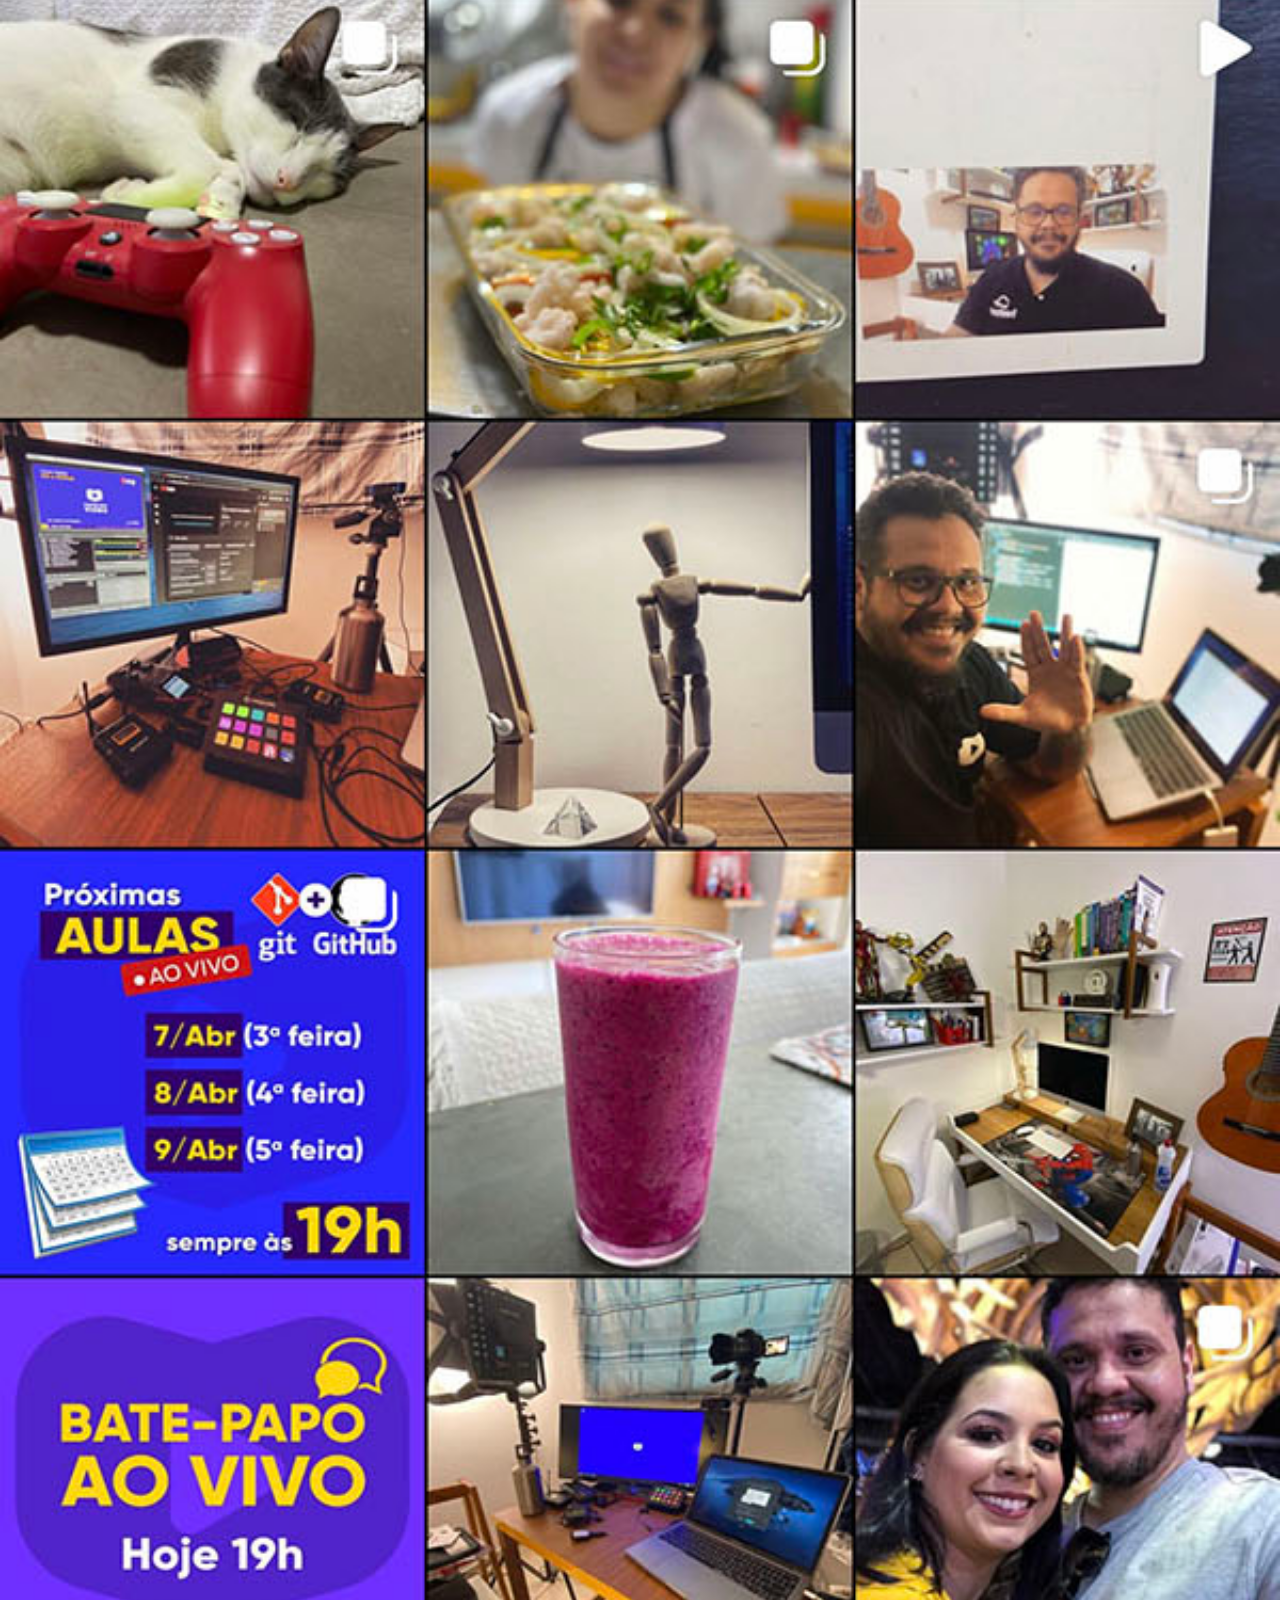
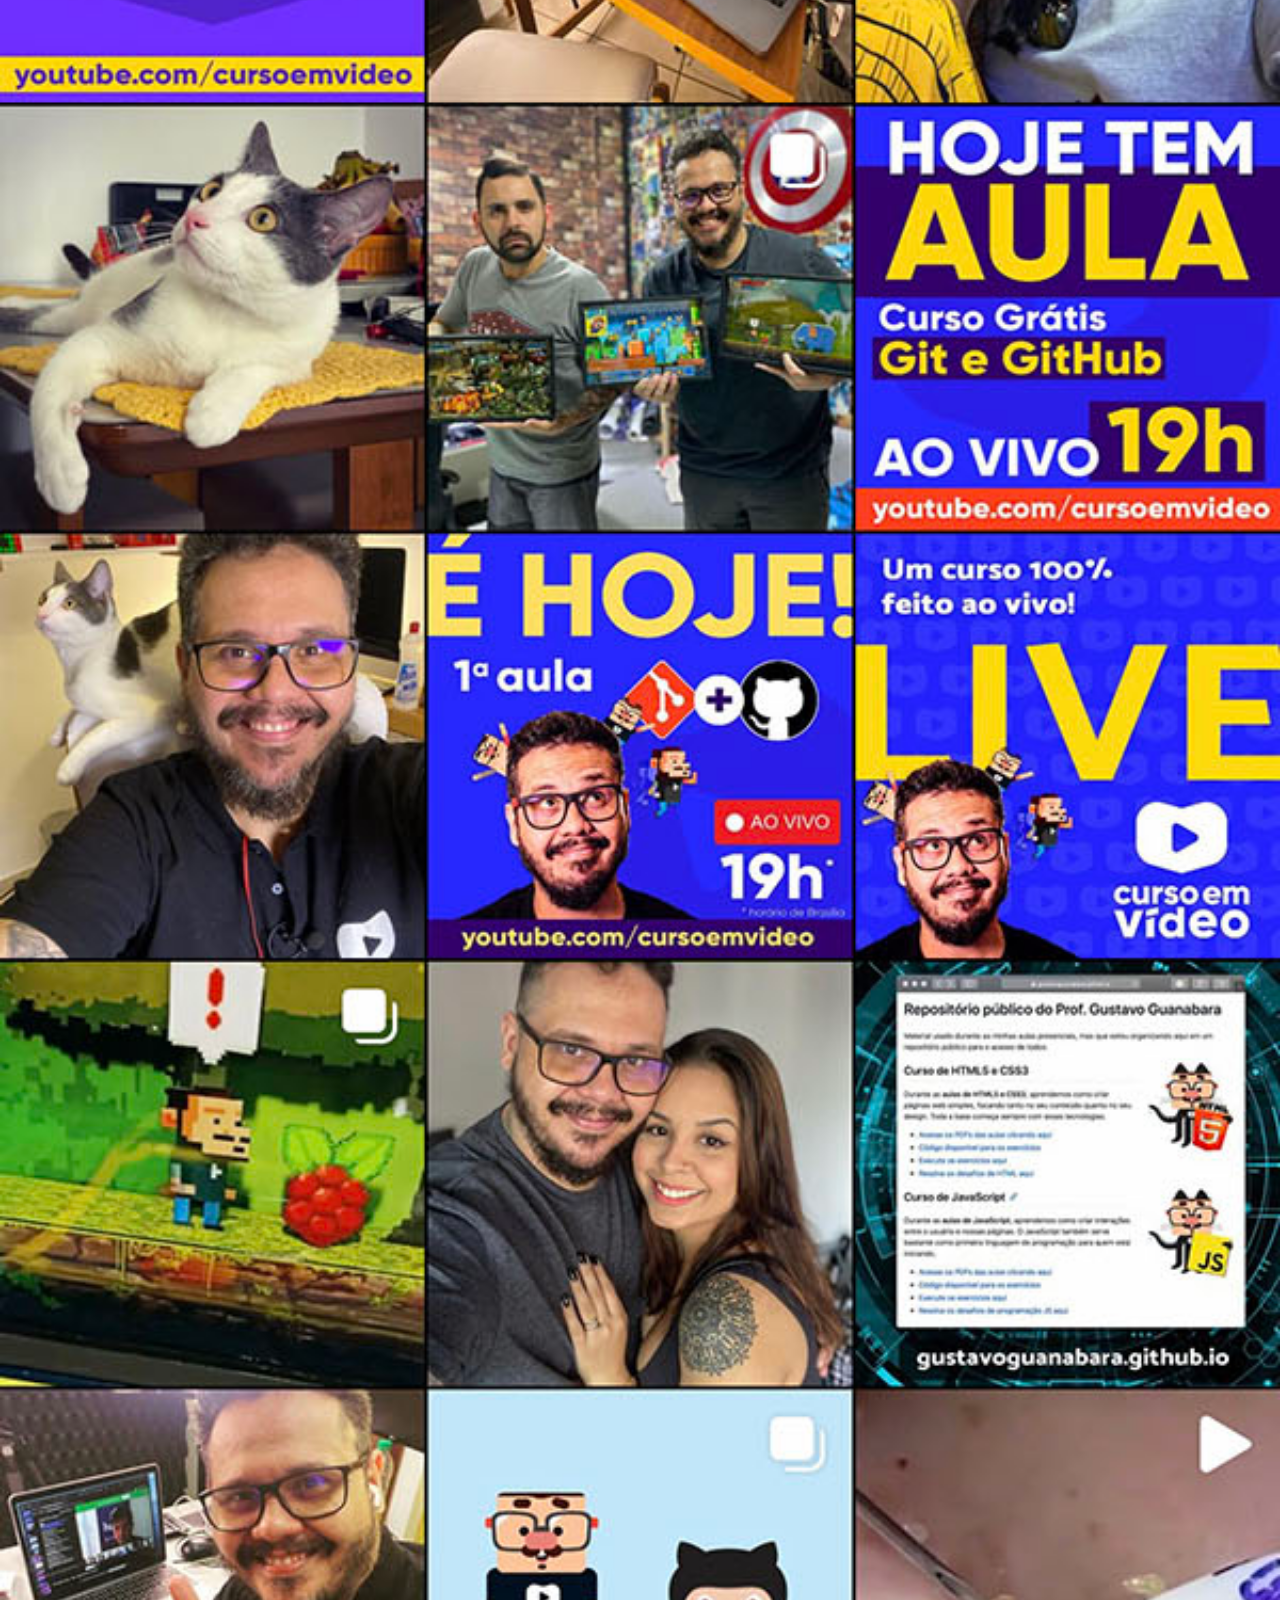
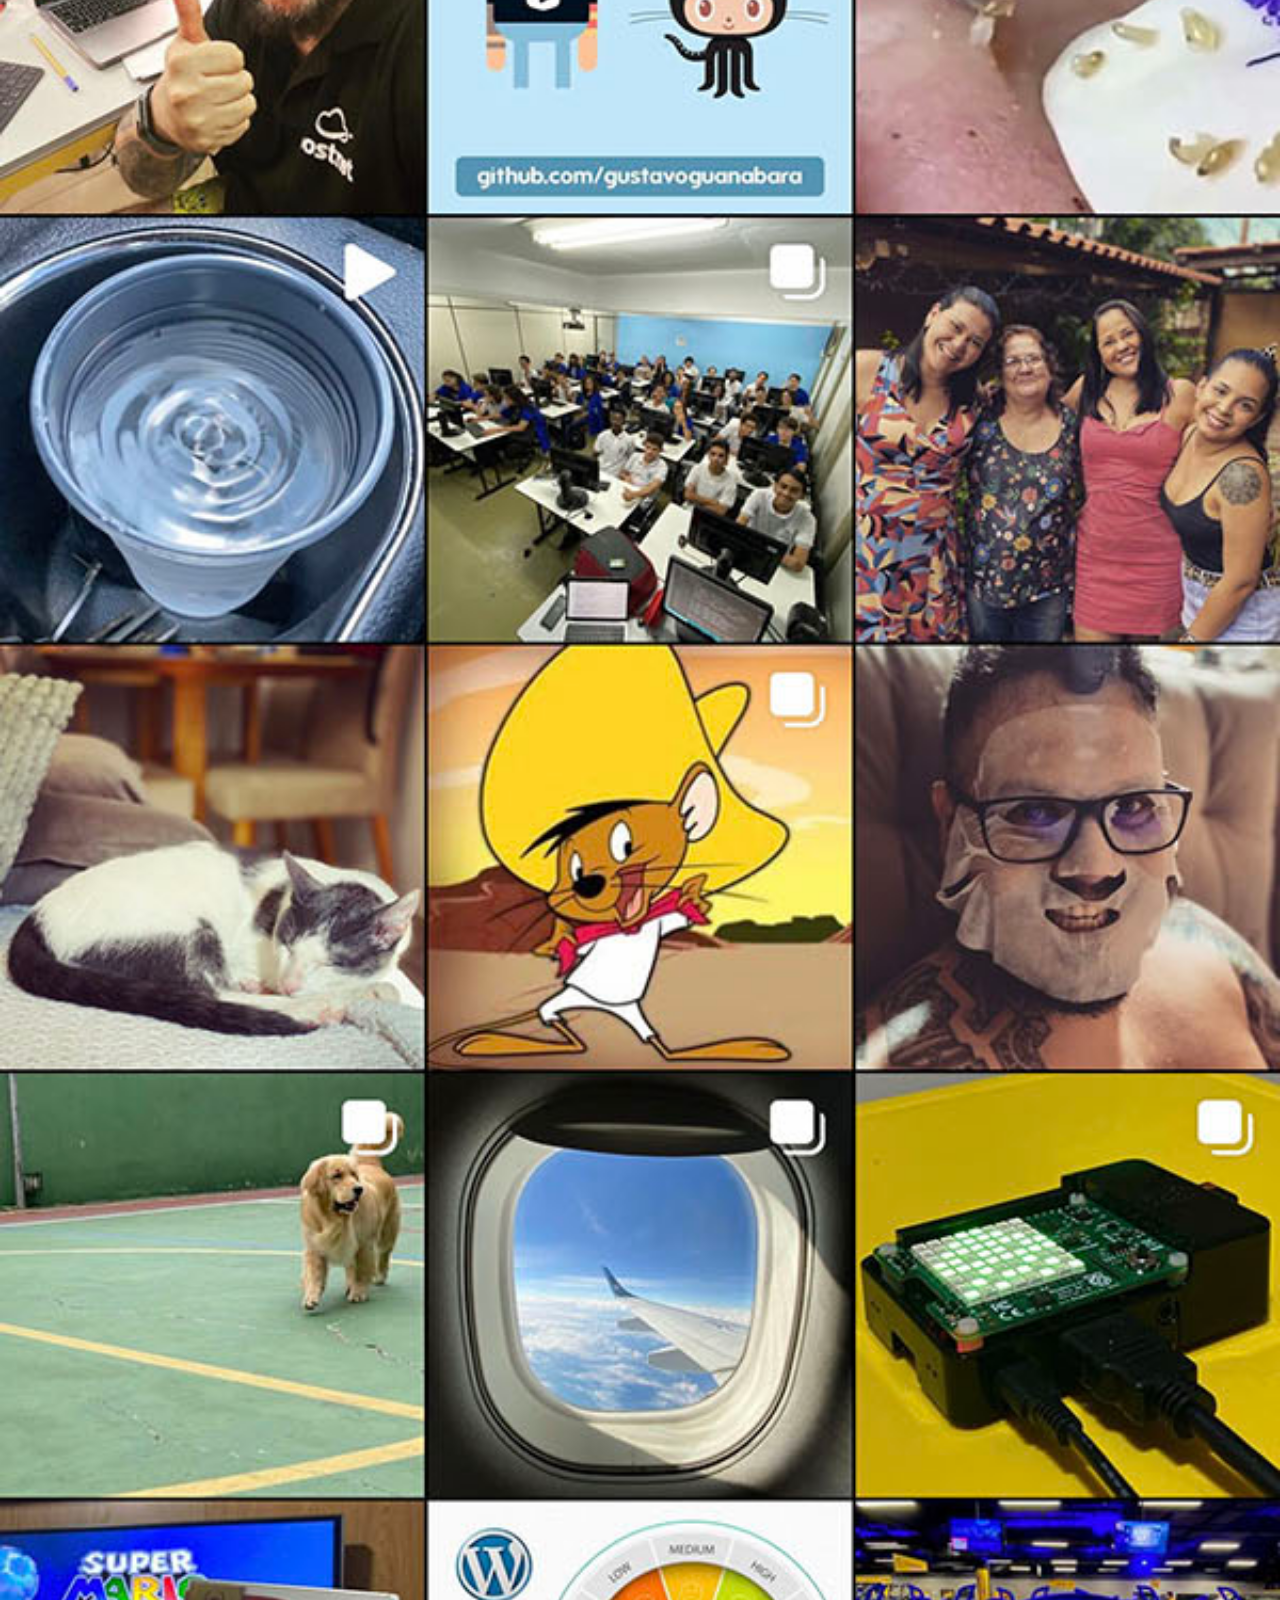
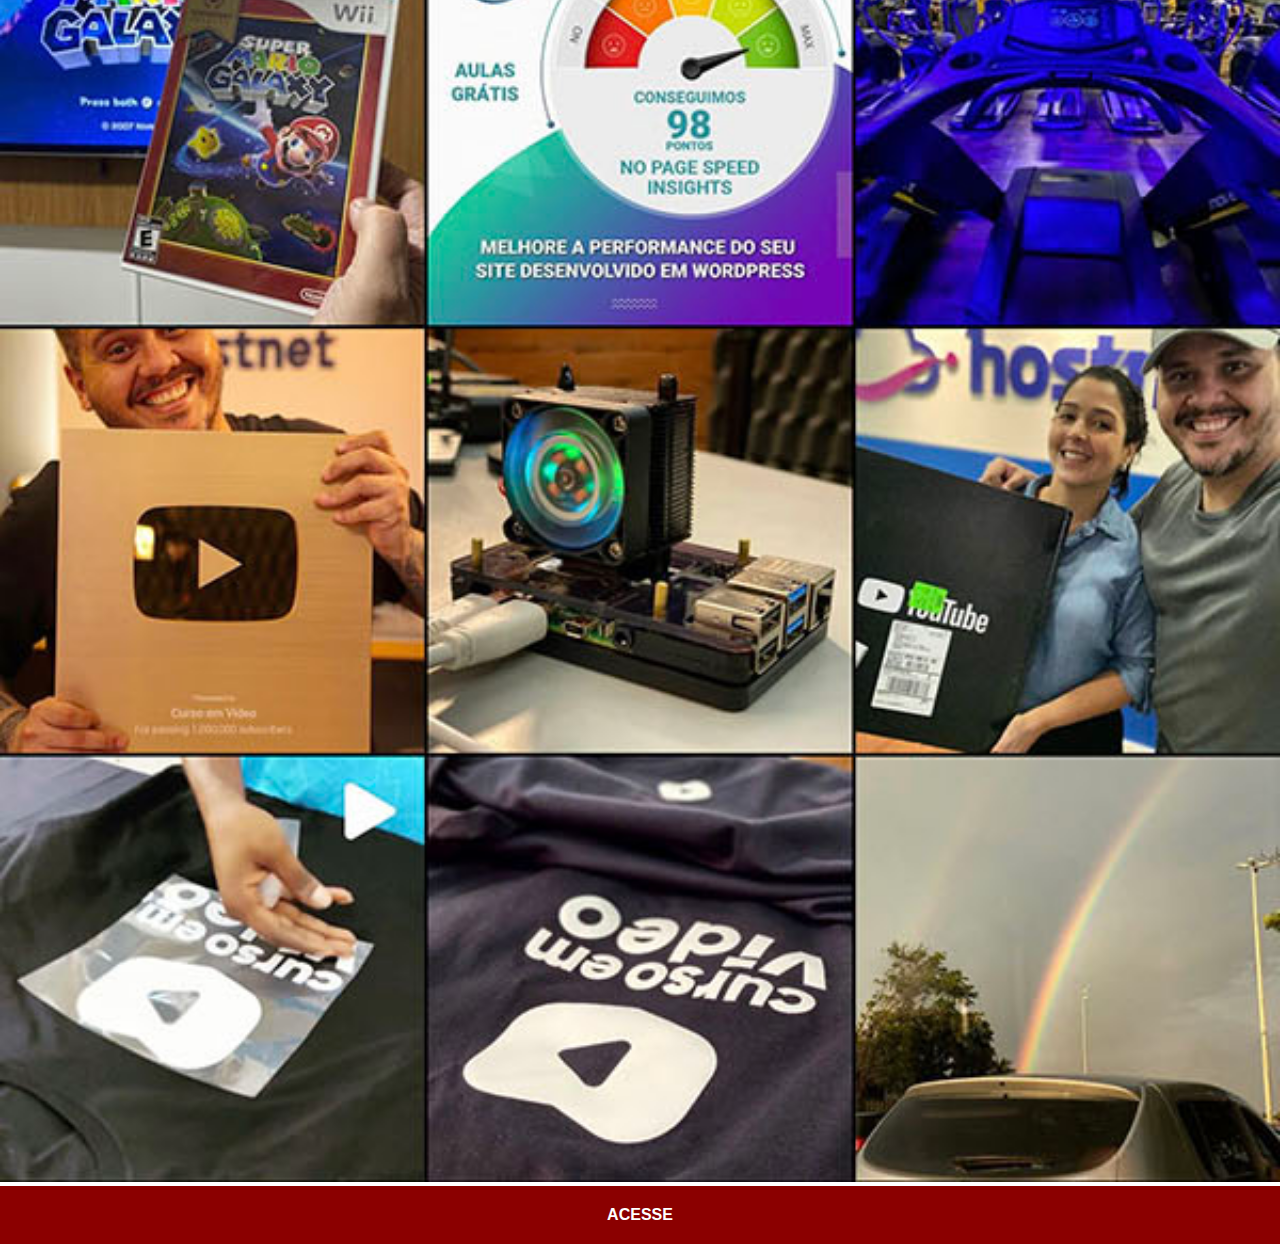
<file: instragram.html>
<!DOCTYPE html>
<html lang="pt-br">
<head>
    <meta charset="UTF-8">
    <meta http-equiv="X-UA-Compatible" content="IE=edge">
    <meta name="viewport" content="width=device-width, initial-scale=1.0">
    <title>Instragram</title>
    <link rel="stylesheet" href="estilos/social.css">
</head>
<body>
    <img src="imagens/tela-instagram.jpg" alt="Instagram">
    <a href="https://www.instagram.com/gustavoguanabara/" target="_blank">ACESSE</a>
</body>
</html>
</file>
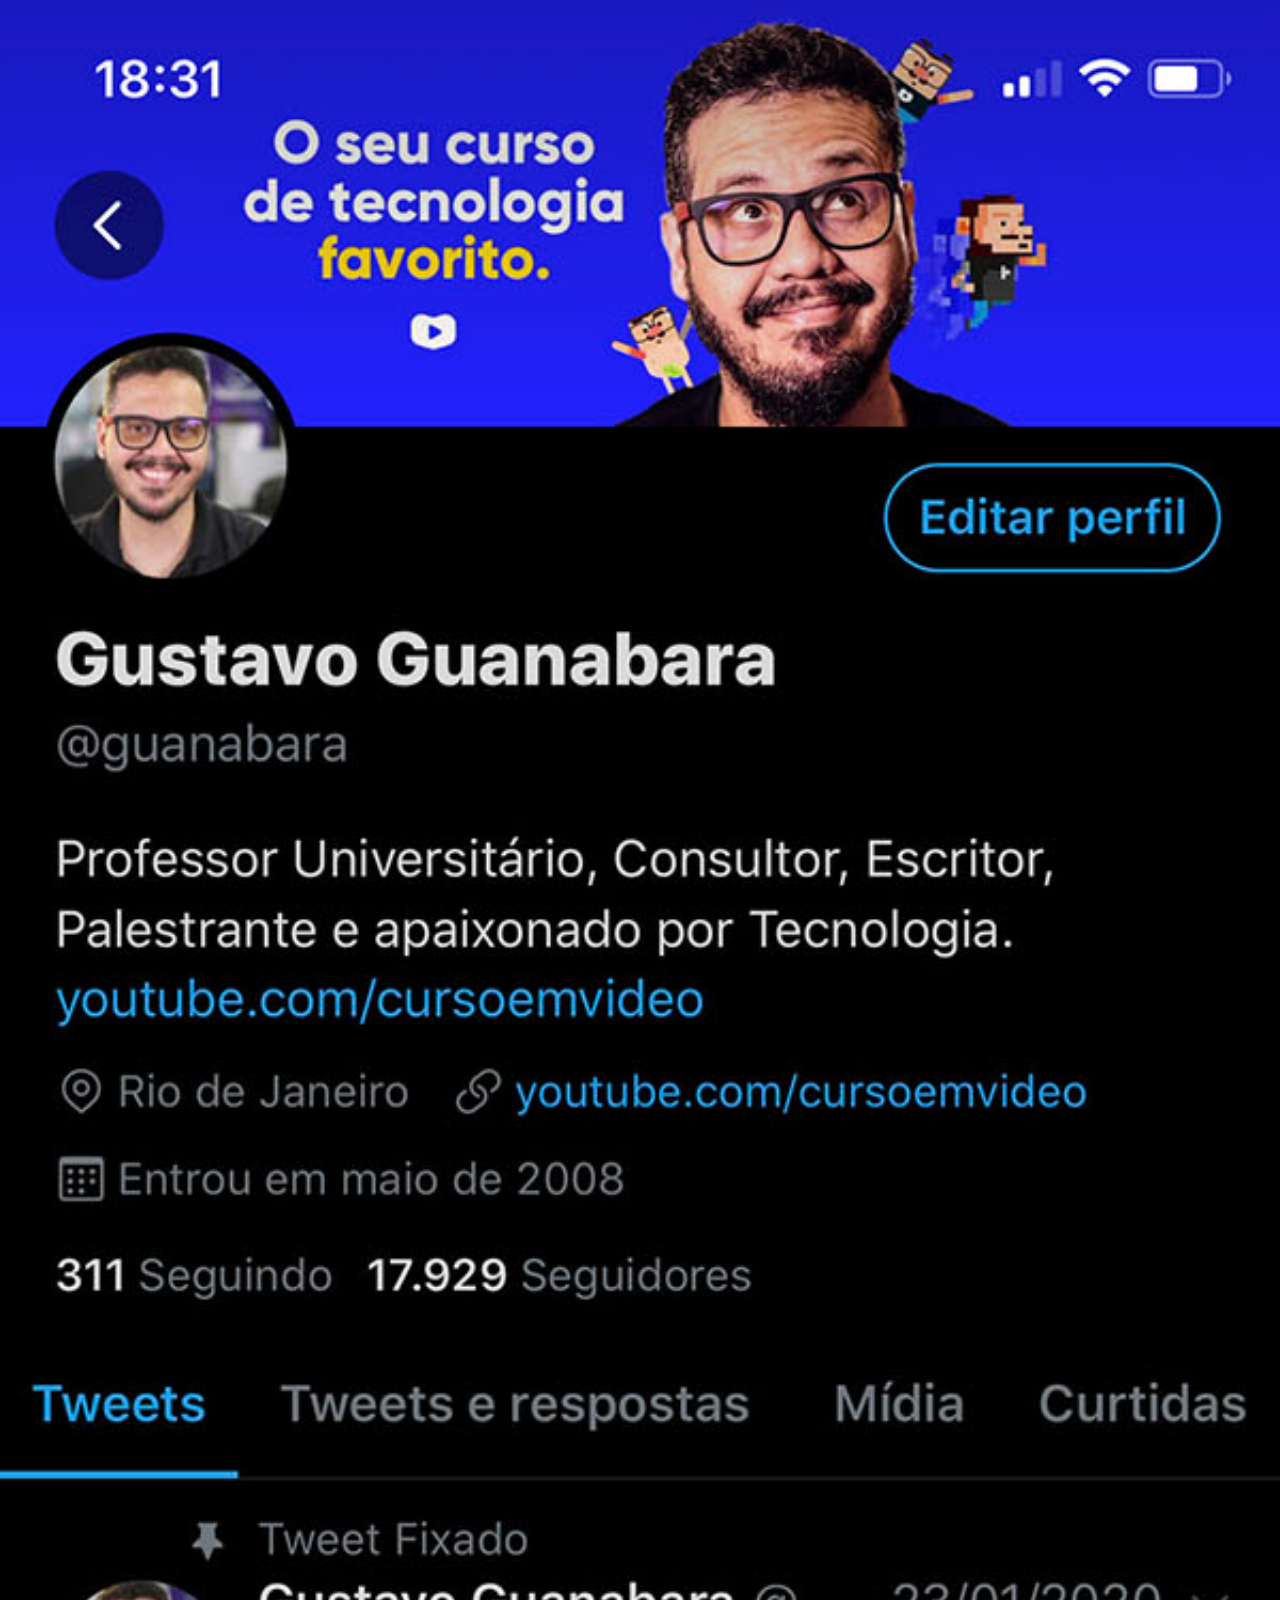
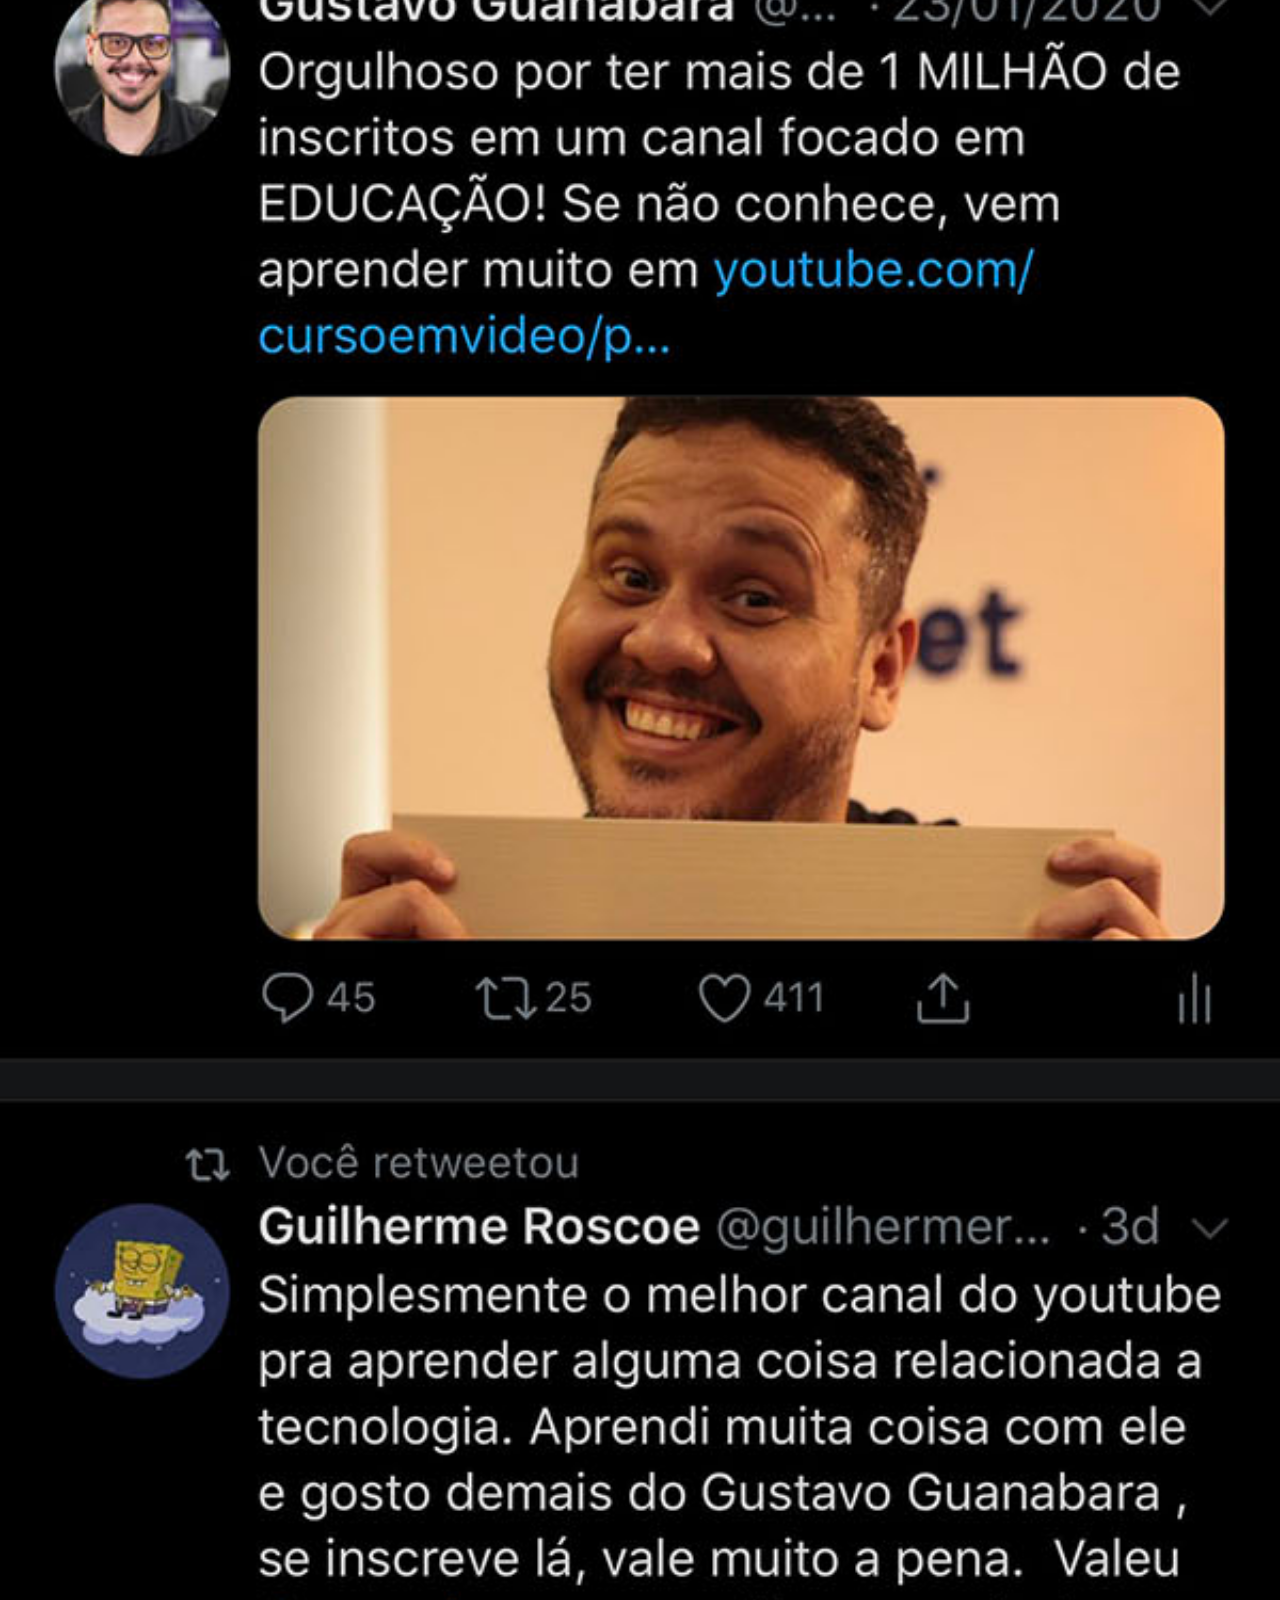
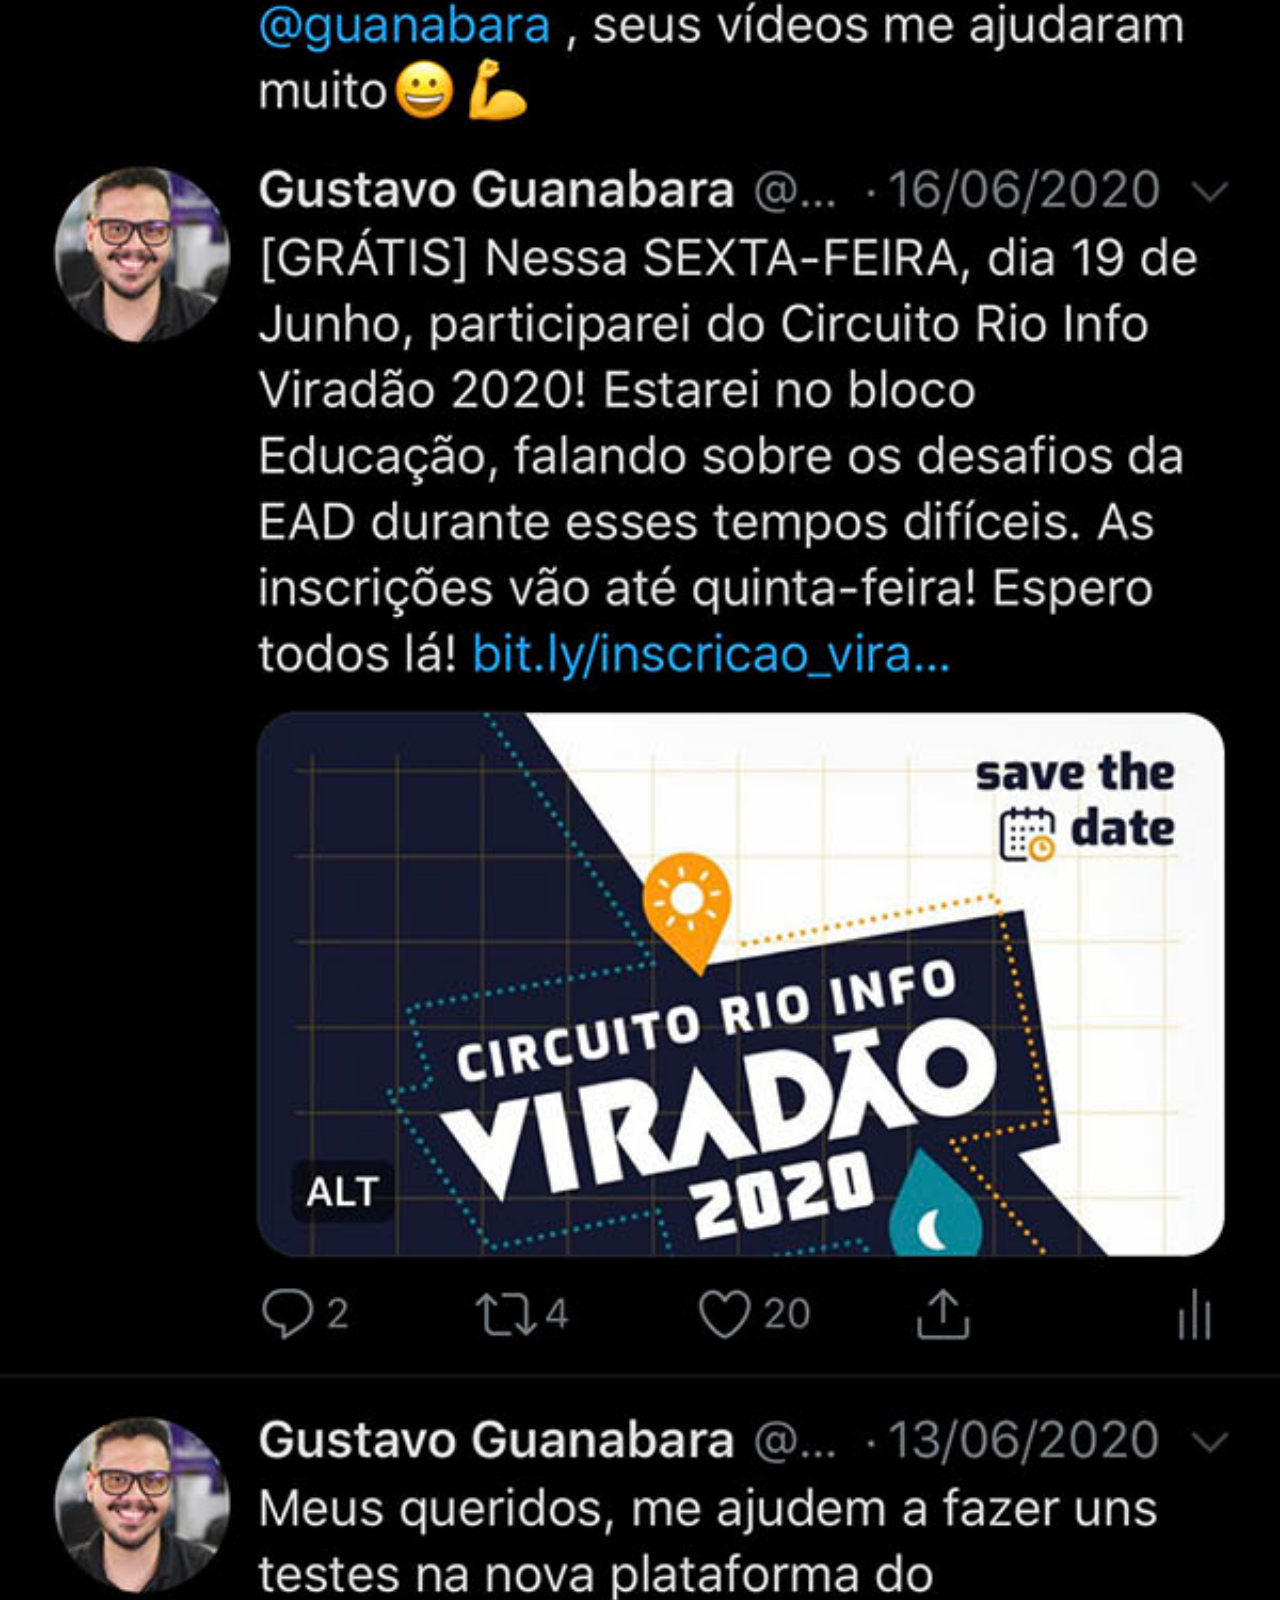
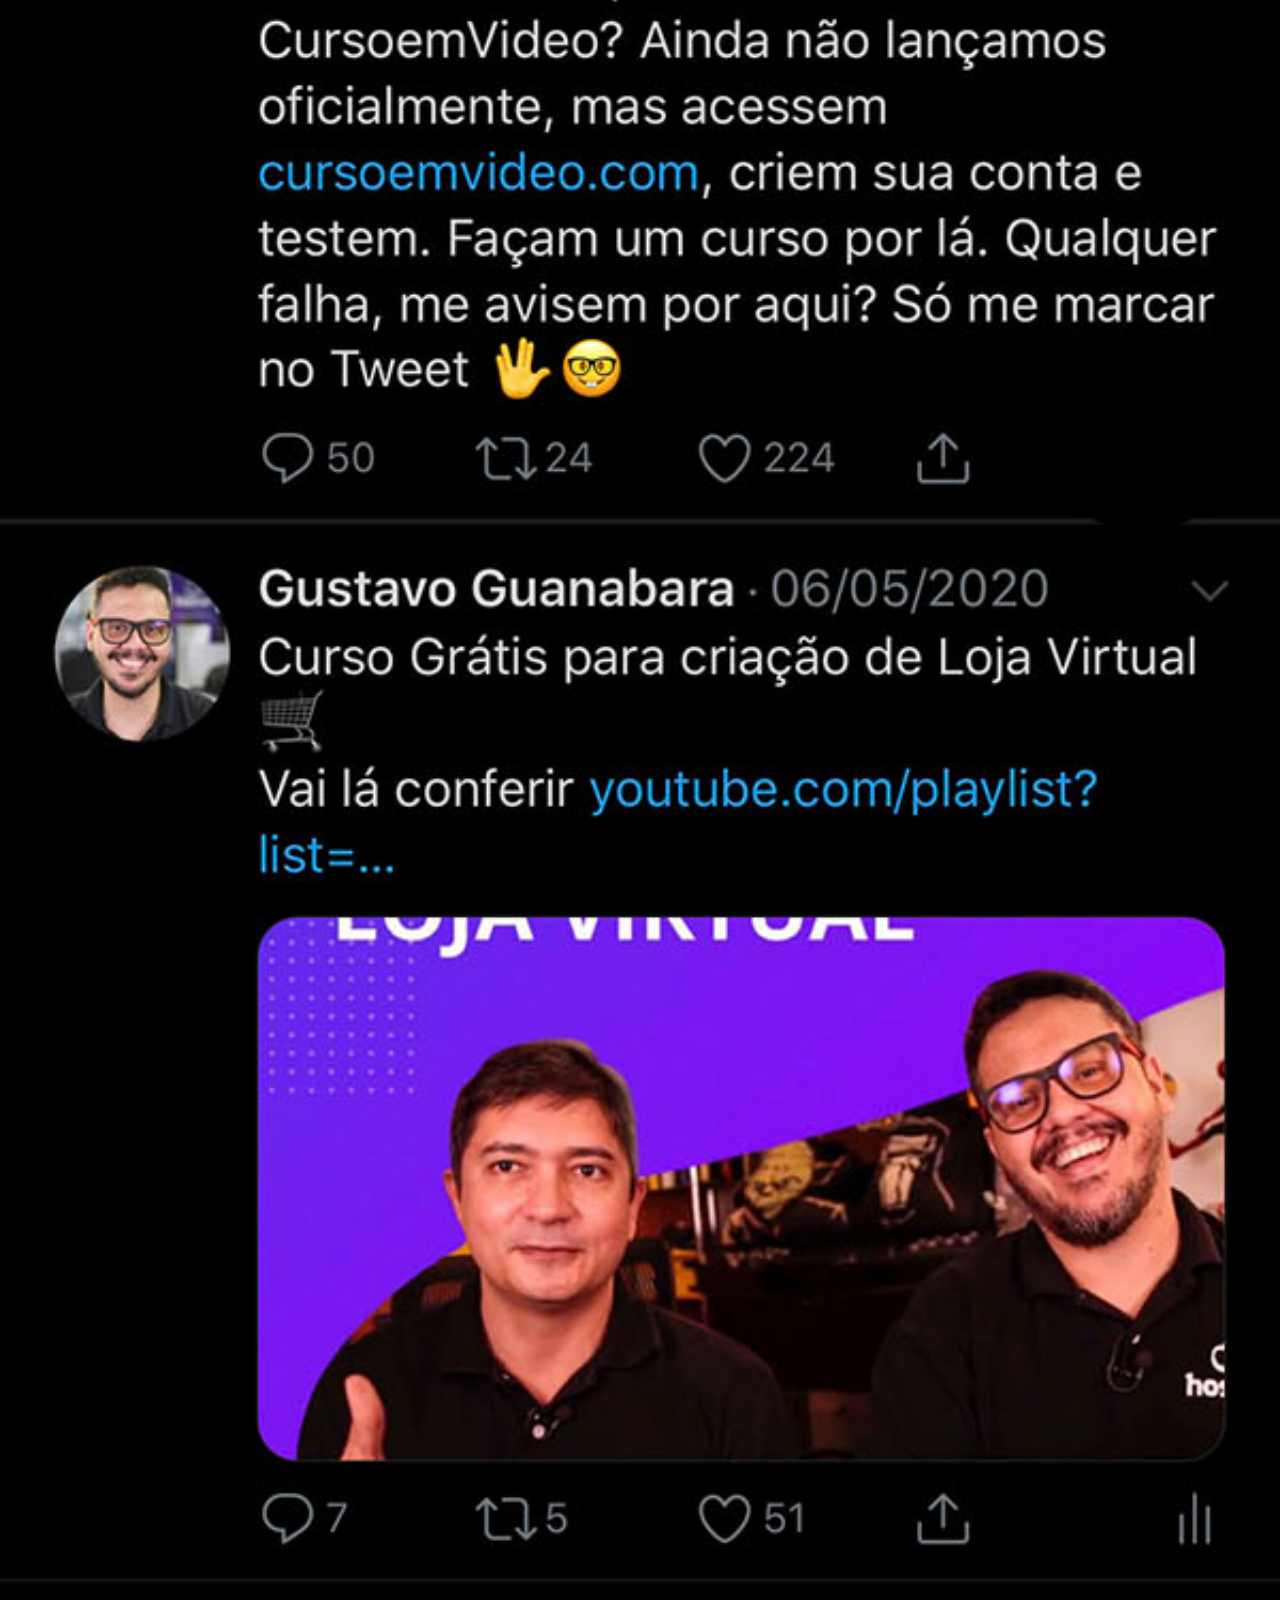
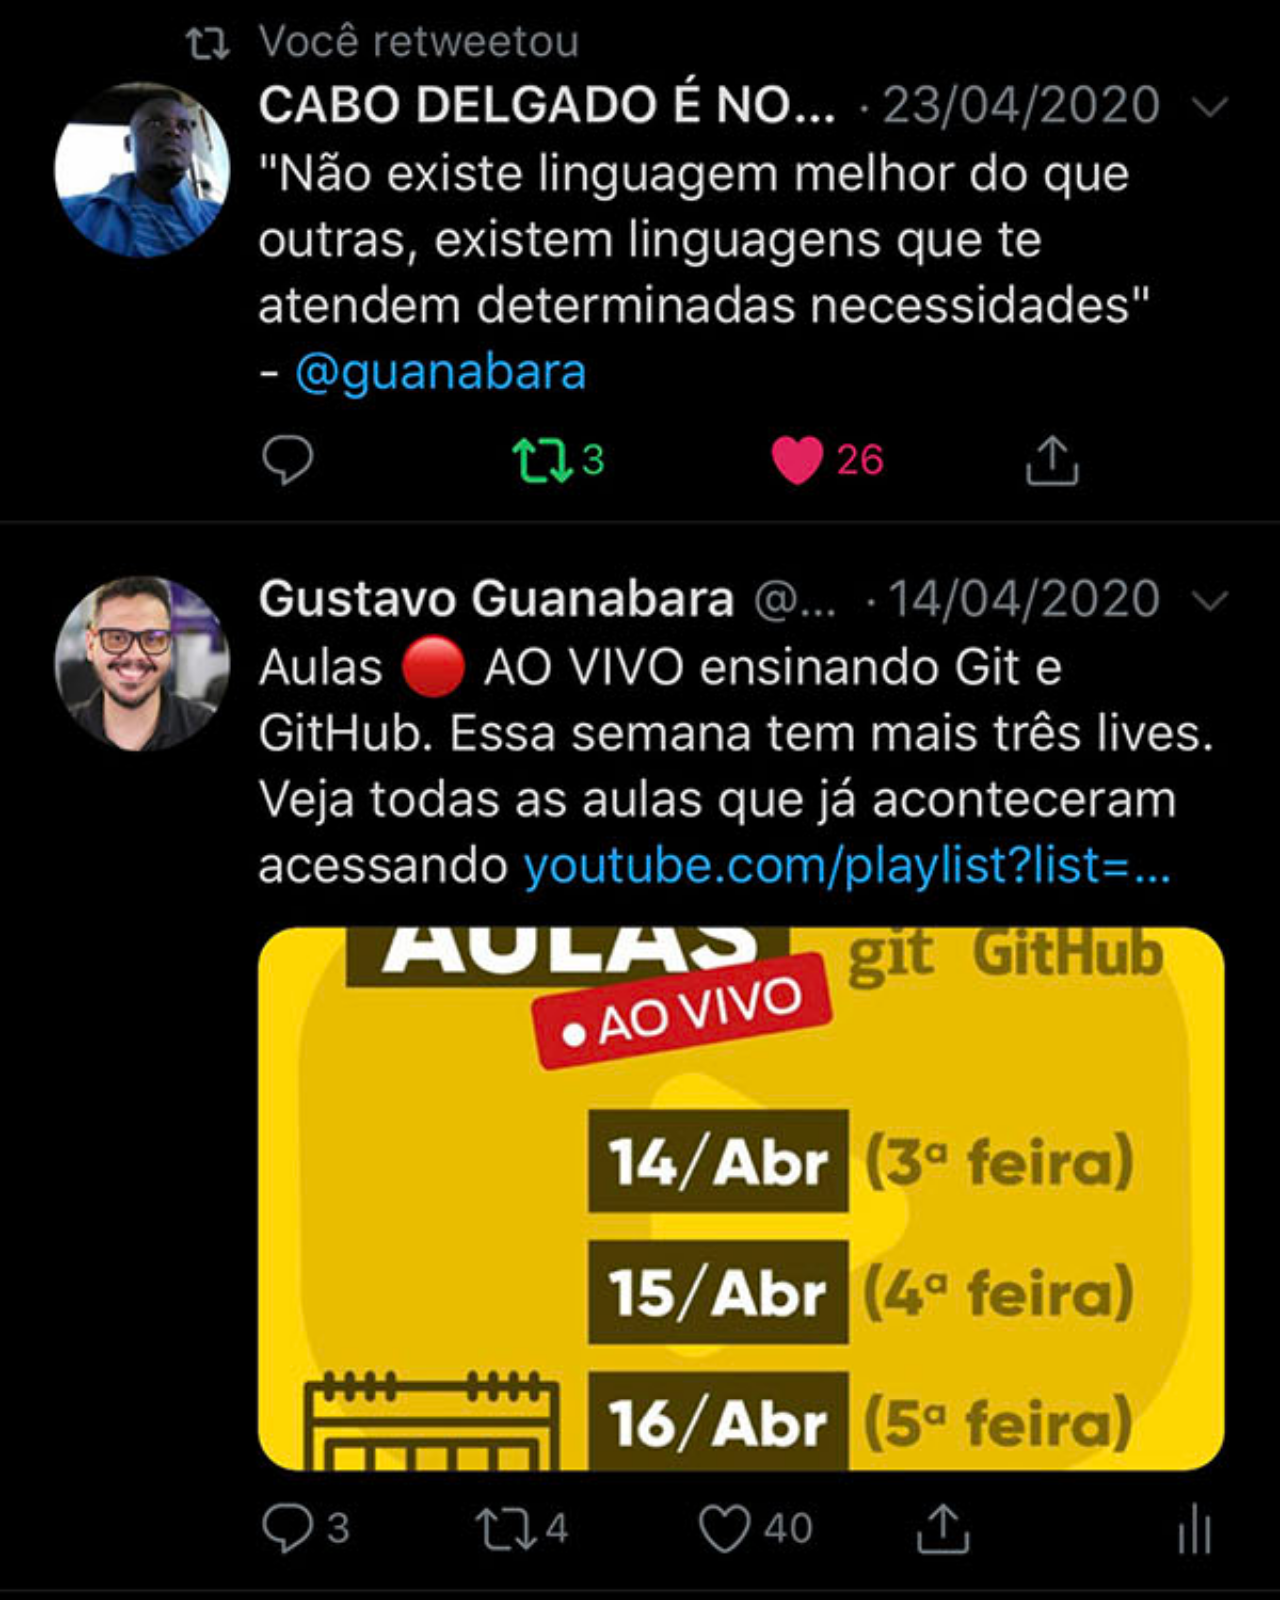
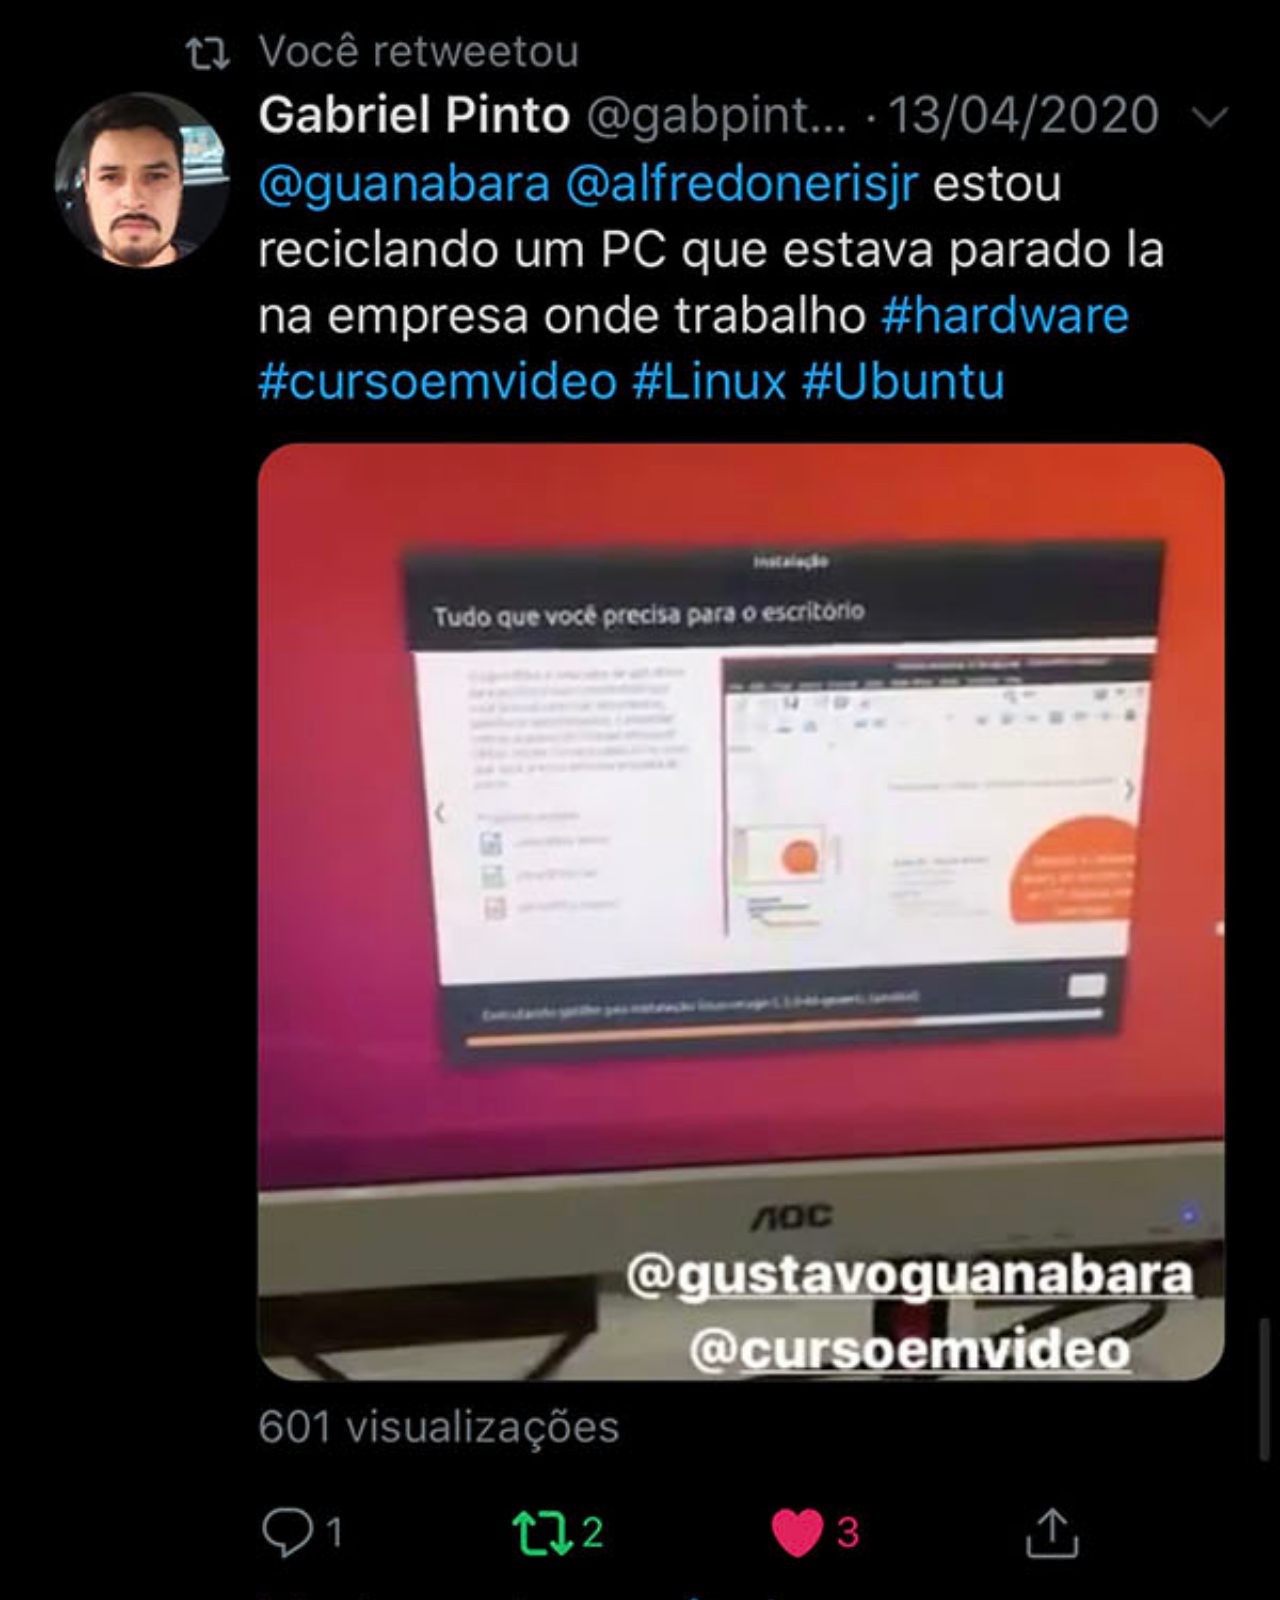
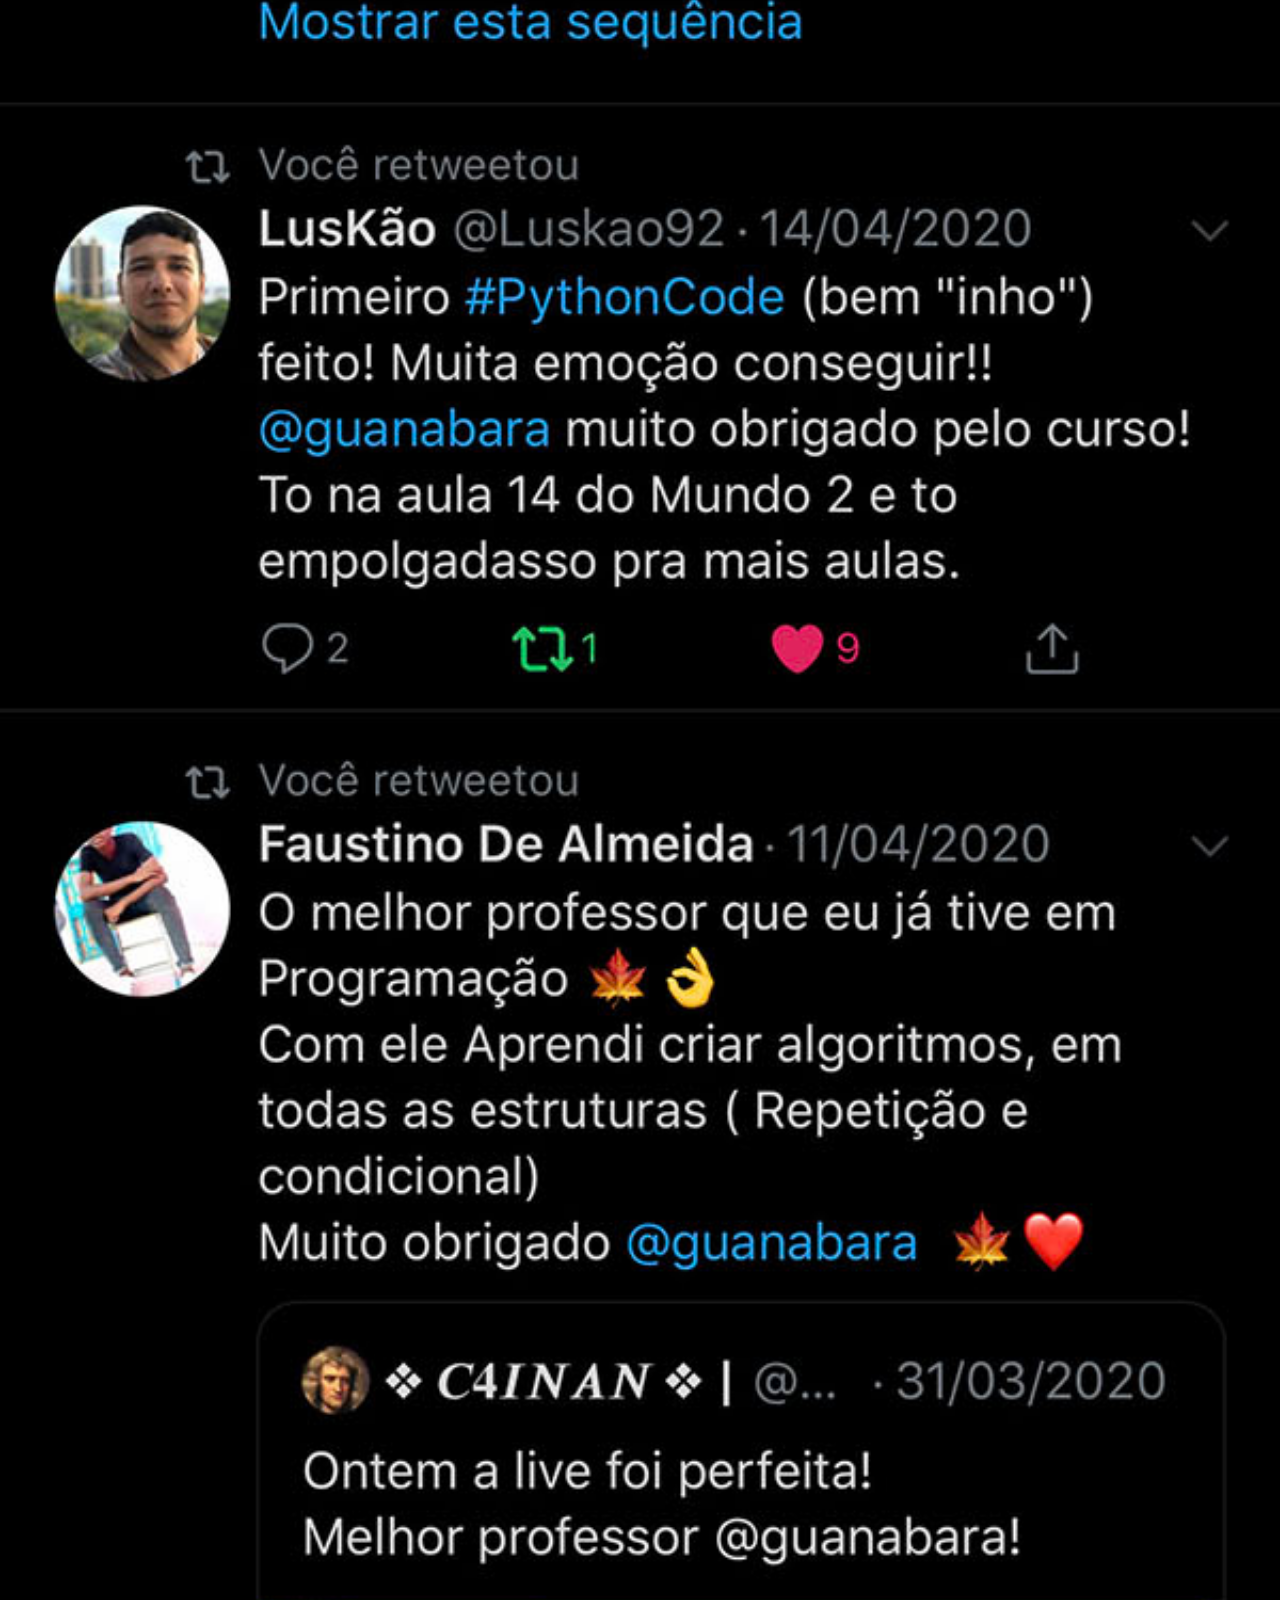
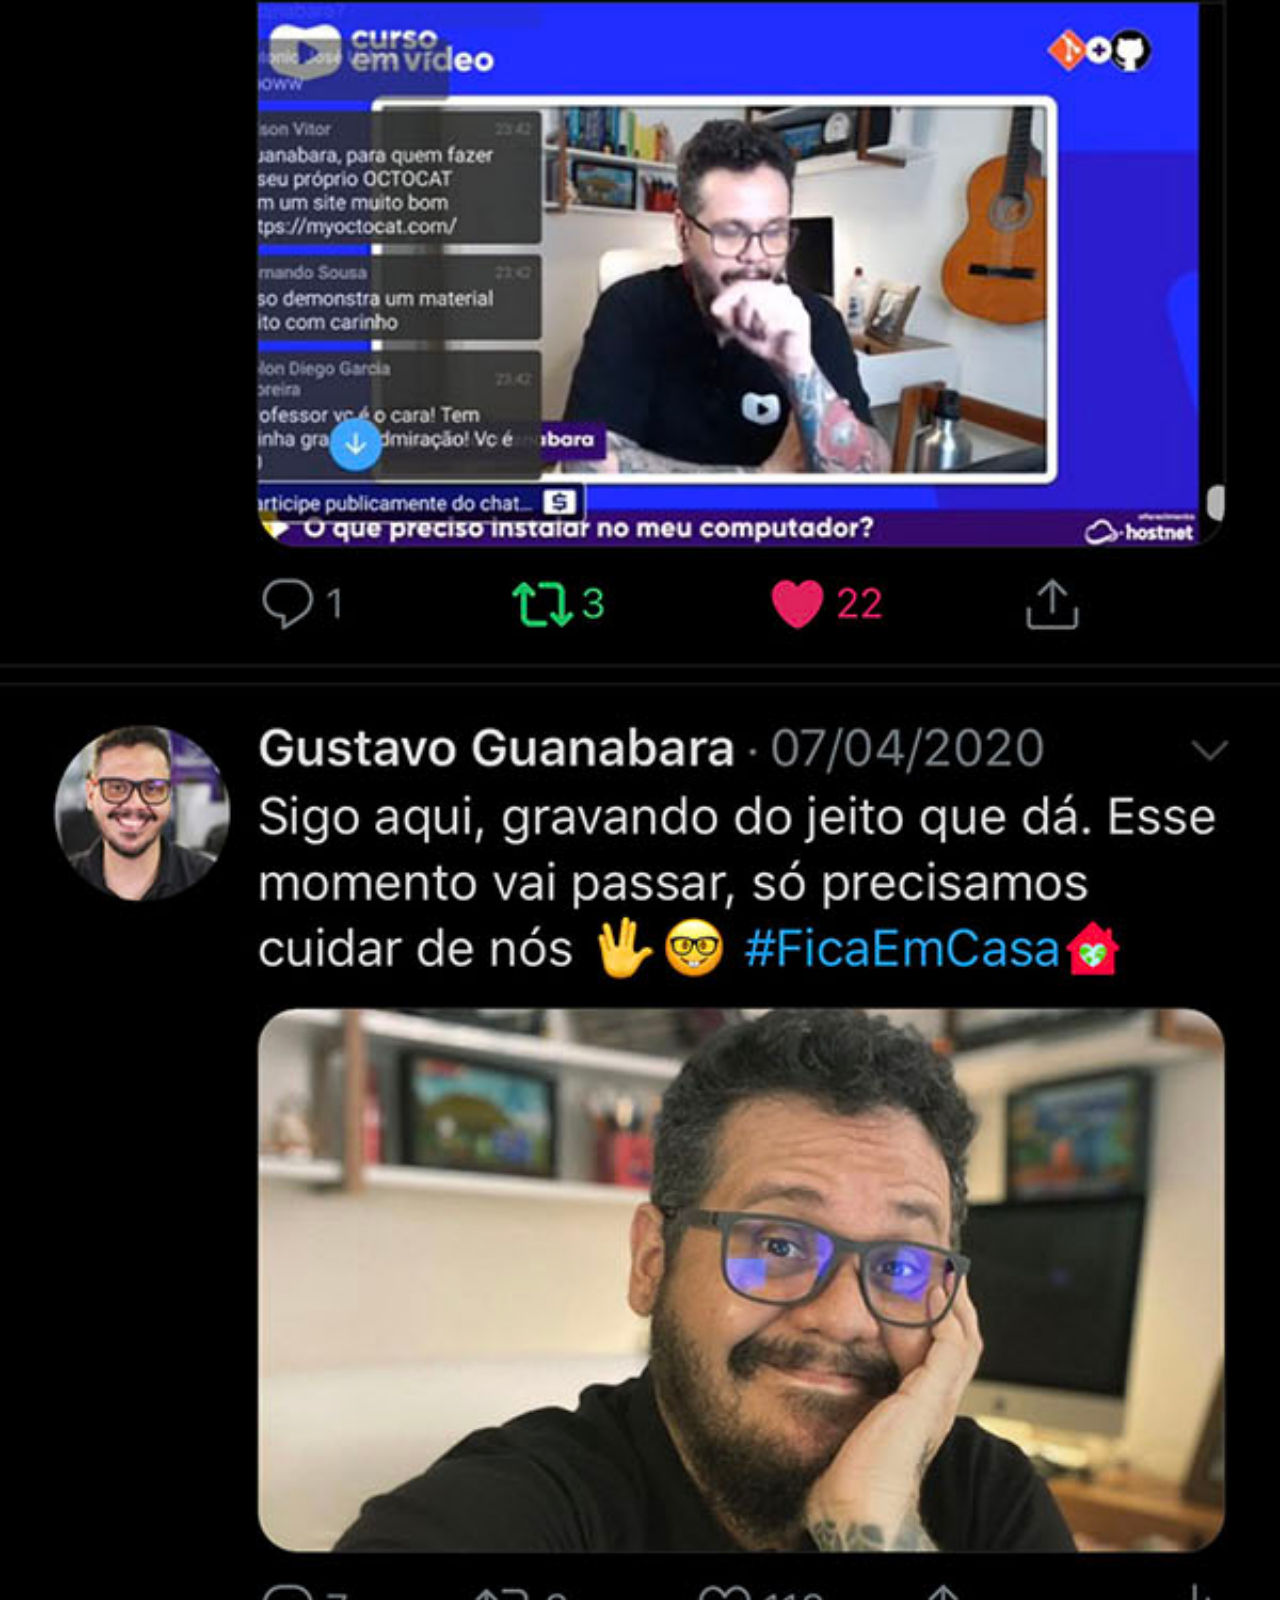
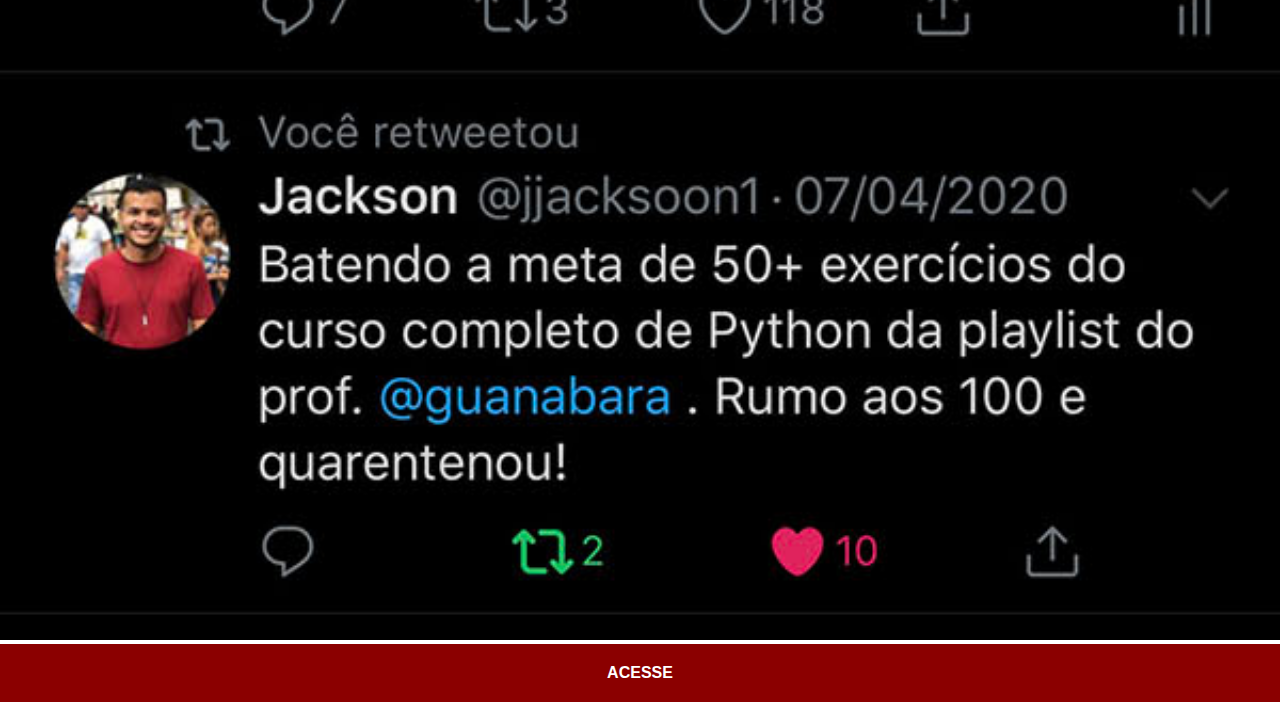
<file: twitter.html>
<!DOCTYPE html>
<html lang="pt-br">
<head>
    <meta charset="UTF-8">
    <meta http-equiv="X-UA-Compatible" content="IE=edge">
    <meta name="viewport" content="width=device-width, initial-scale=1.0">
    <title>Twitter</title>
    <link rel="stylesheet" href="estilos/social.css">
</head>
<body>
    <img src="imagens/tela-twitter.jpg" alt="Twitter">
    <a href="https://twitter.com/guanabara" target="_blank">ACESSE</a>
</body>
</html>
</file>
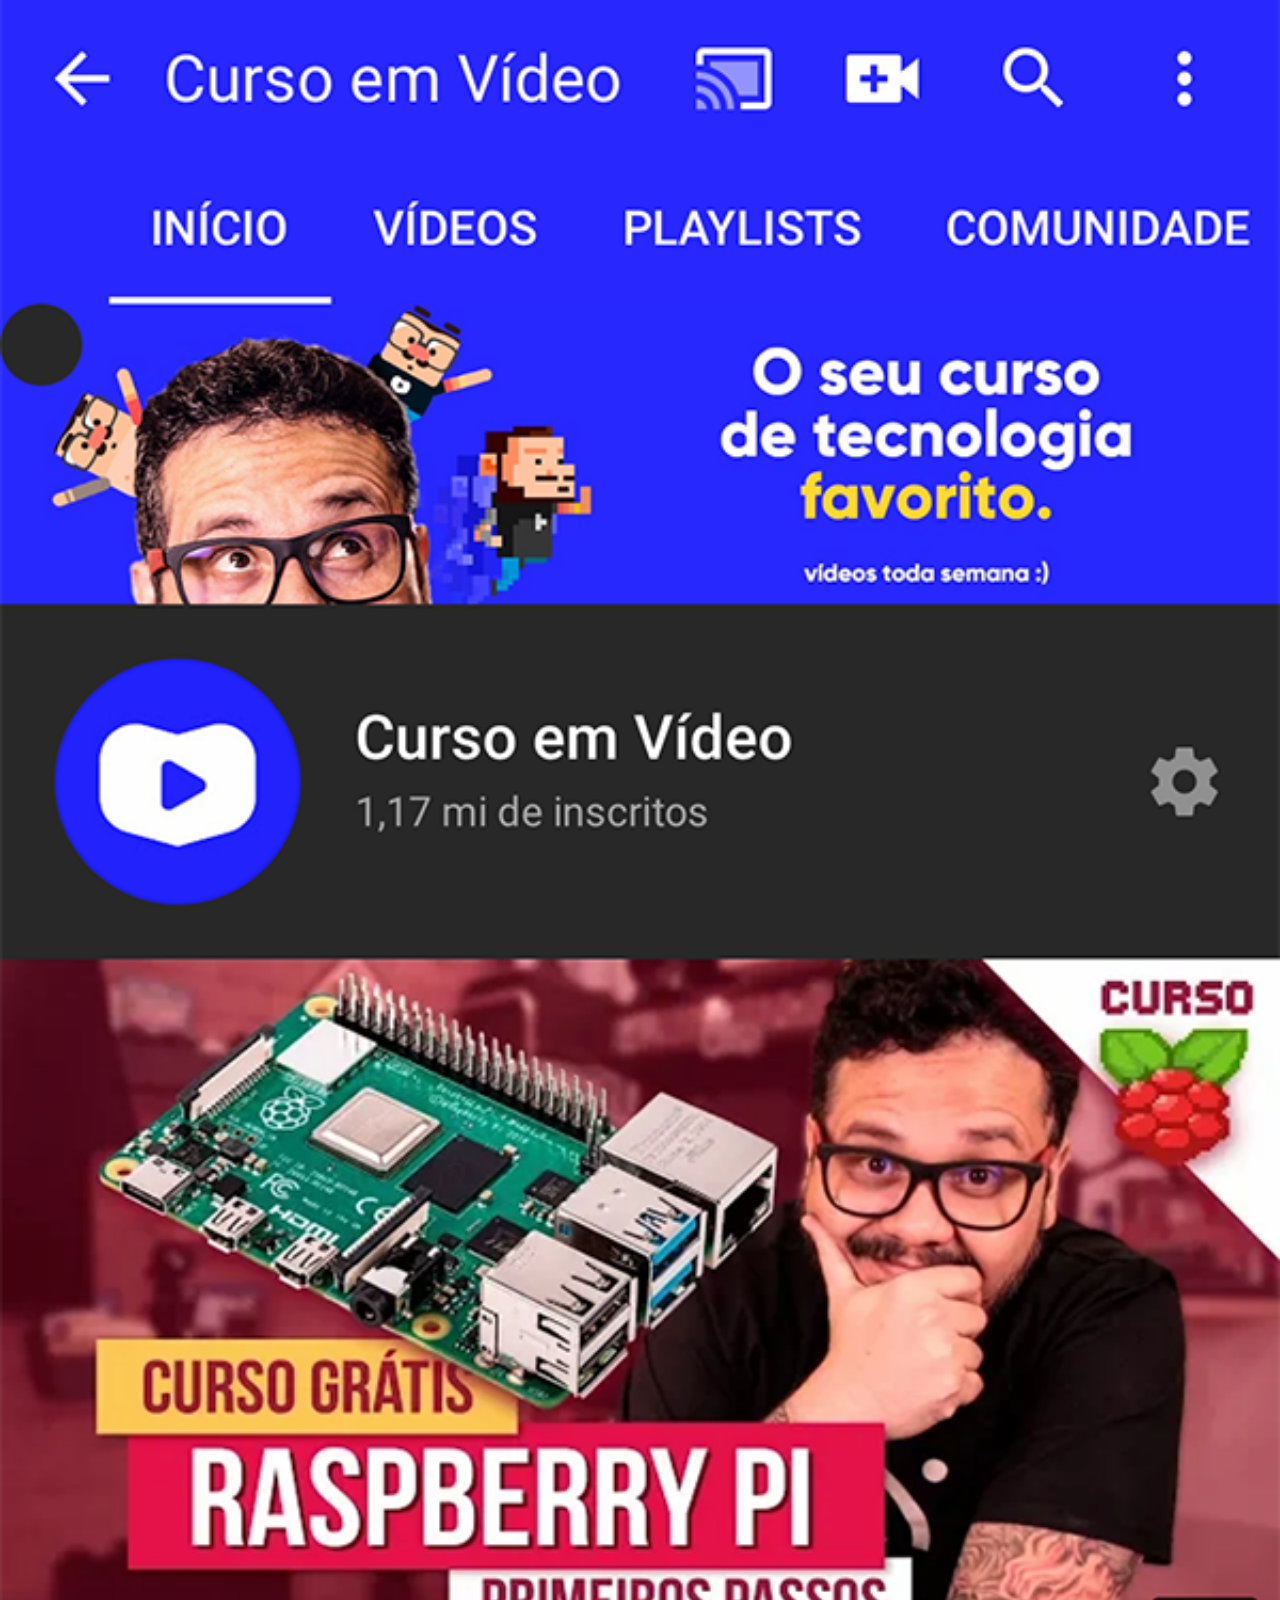
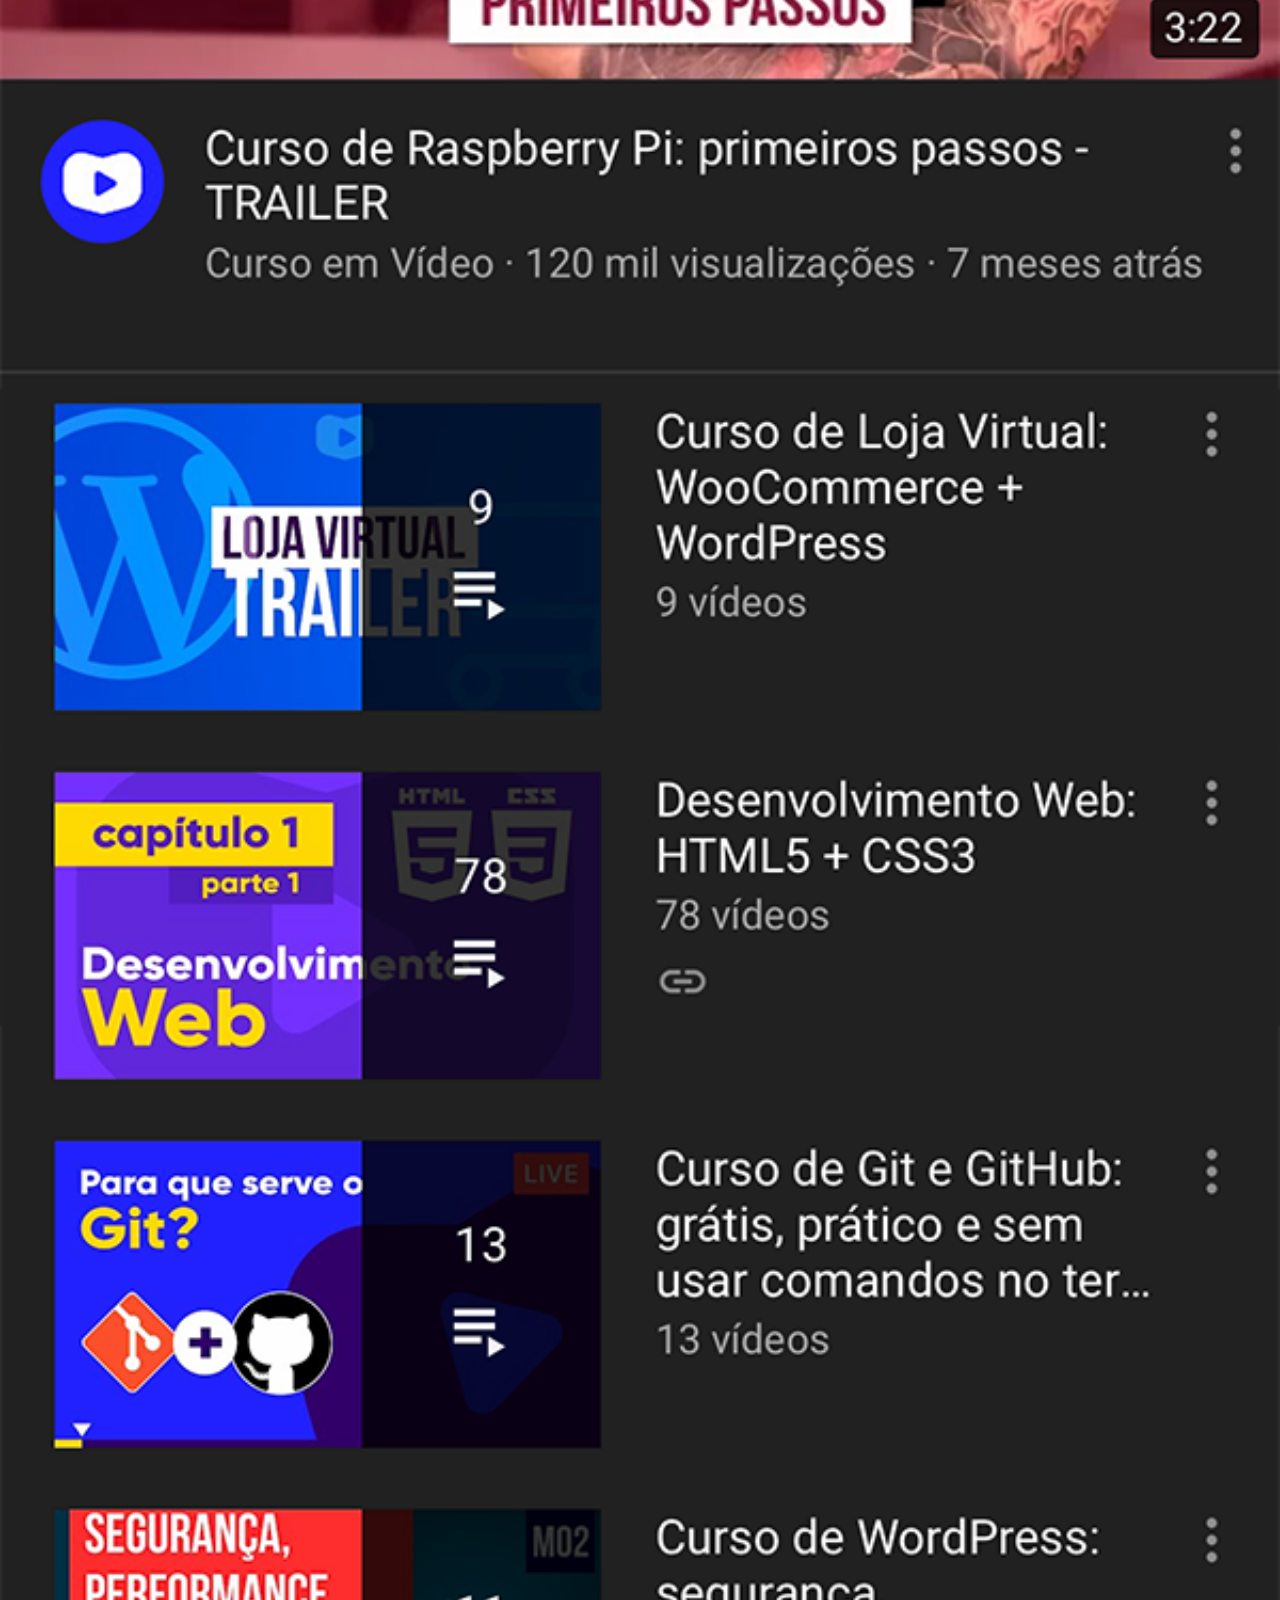
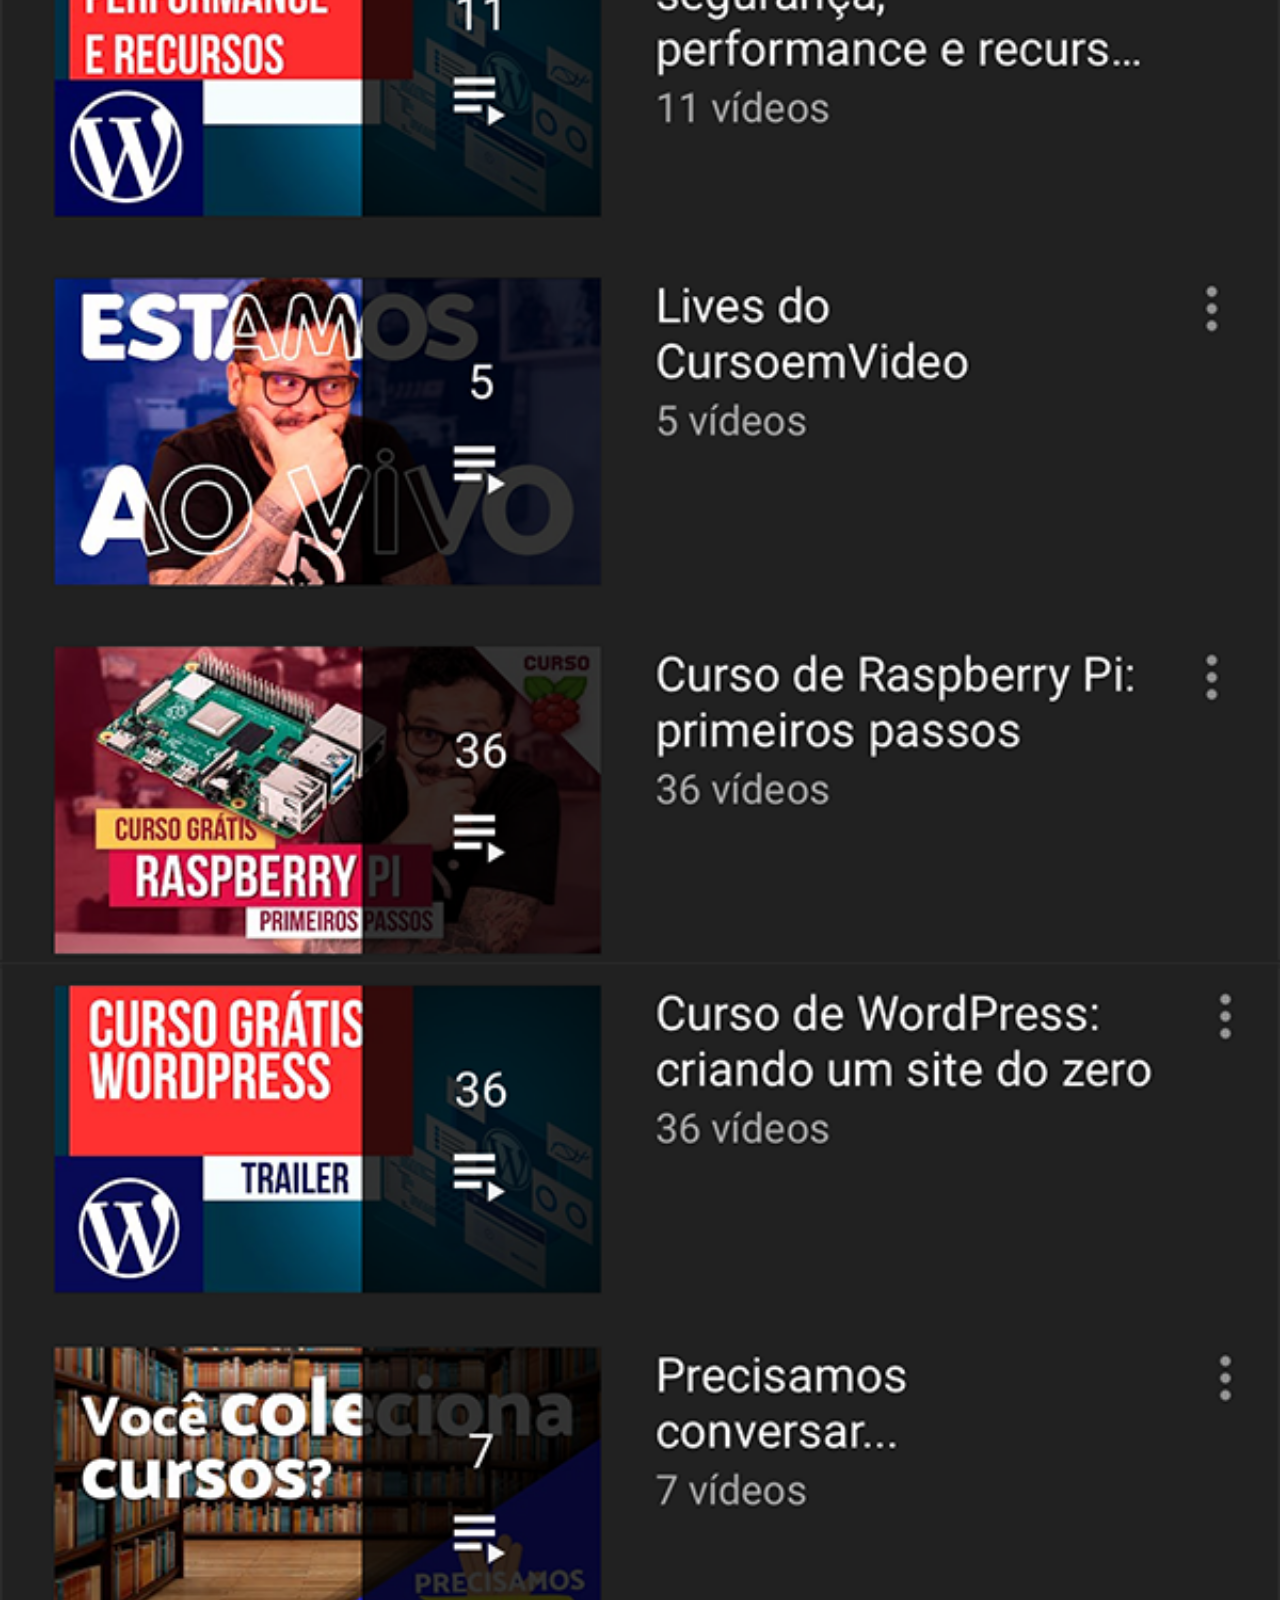
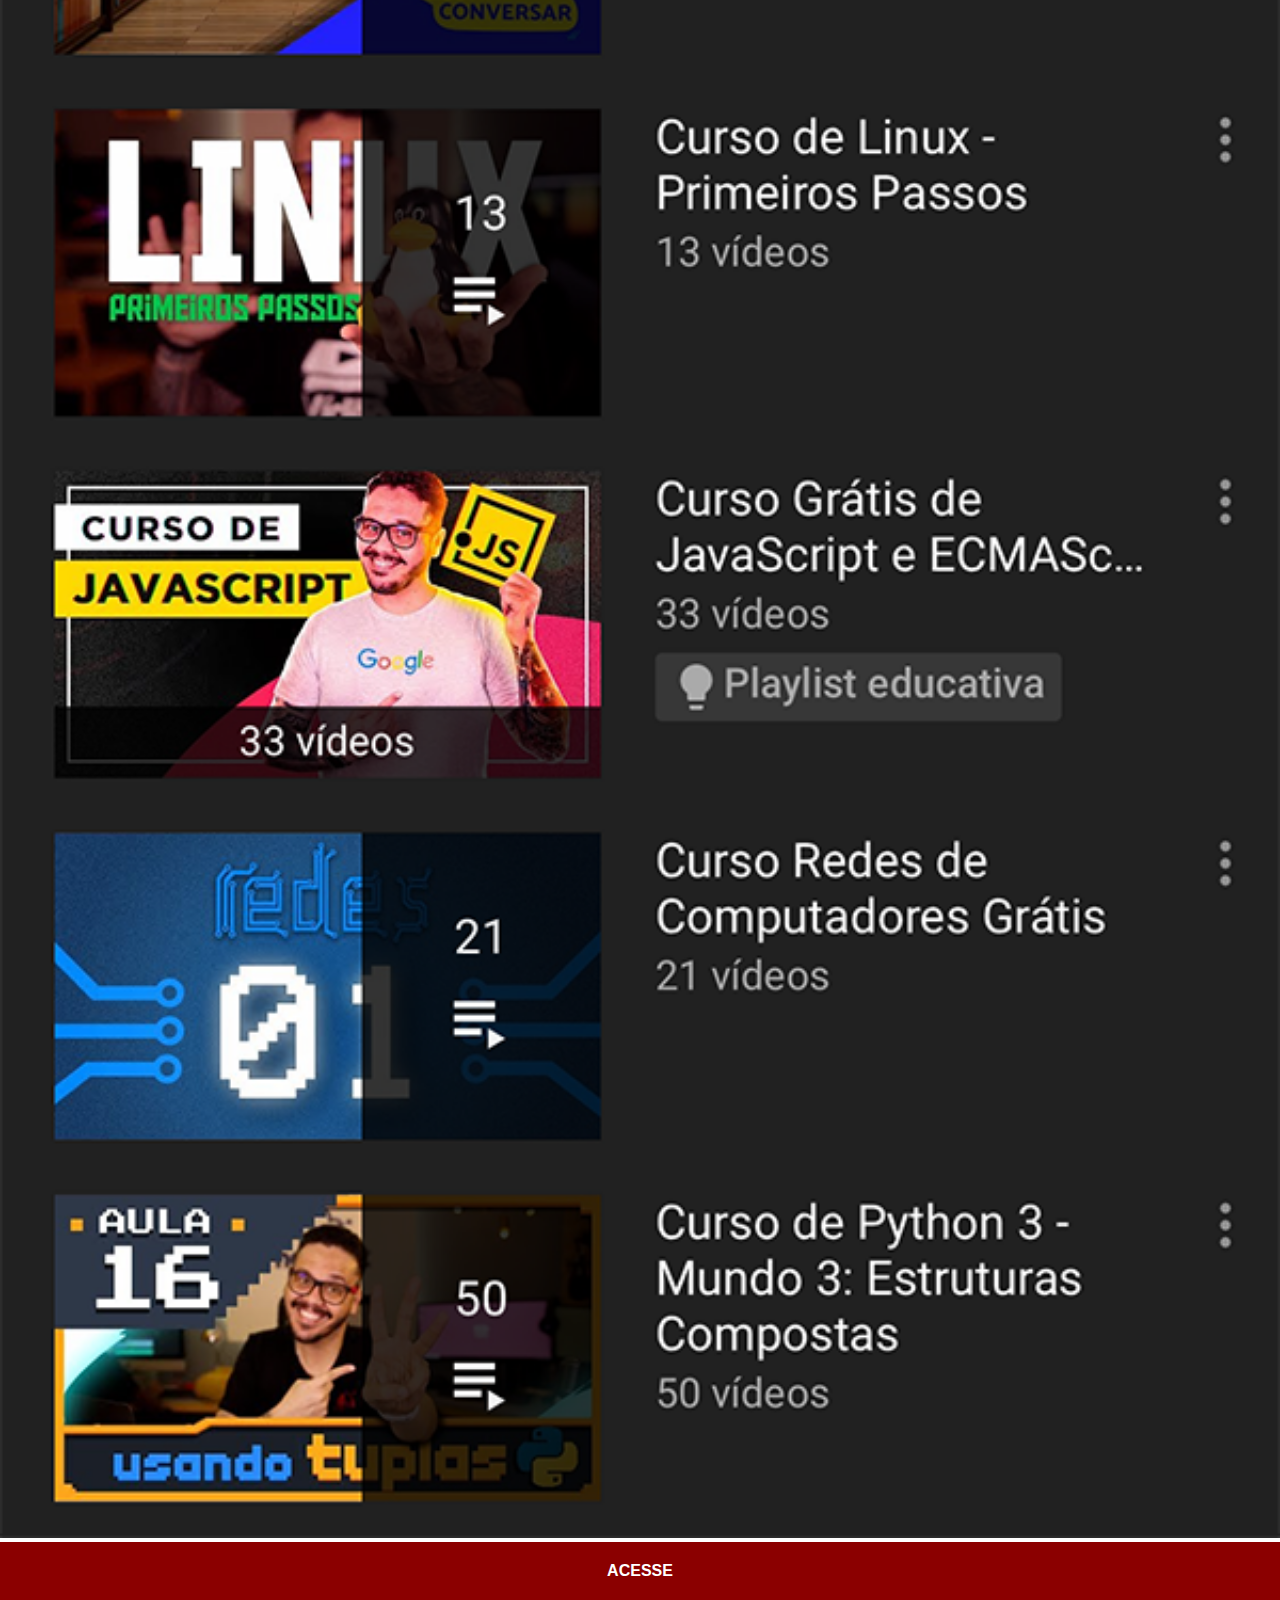
<file: youtube.html>
<!DOCTYPE html>
<html lang="pt-br">
<head>
    <meta charset="UTF-8">
    <meta http-equiv="X-UA-Compatible" content="IE=edge">
    <meta name="viewport" content="width=device-width, initial-scale=1.0">
    <title>Document</title>
    <link rel="stylesheet" href="estilos/social.css">
</head>
<body>
    <img src="imagens/tela-youtube.png" alt="Youtube">
    <a href="https://www.youtube.com/@CursoemVideo" target="_blank">ACESSE</a>
</body>
</html>
</file>
<file: estilos/style.css>
@charset "UTF-8";

*{
    margin: 0px;
    padding: 0px;
    font-family: Arial, Helvetica, sans-serif;
}

html, body{
    height: 100vh;
    width: 100vw;
    background-color: black;
}

body{
    background: url('../imagens/fundo-madeira.jpg') no-repeat top center;
    background-size: cover;
    background-attachment: fixed;
}

main{
    position: relative;
    height: 100vh;
    
}

section#telefone{
    position: absolute;
    top: 50%;
    left: 50%;
    transform: translate(-50%, -50%);

    height: 627px;
    width: 311px;
    background: url('../imagens/frame-iphone.png') no-repeat;
}

iframe#tela{
    position: relative;
    top: 80px;
    left: 22px;
    height: 471px;
    width: 267px;
}

section#redes-sociais{
    text-align: right;
}

section#redes-sociais img{
    width: 50px;
    margin: 10px;
    border-radius: 50%;
    box-shadow: 2px 2px 5px rgba(0, 0, 0, 0.400);
    box-sizing: border-box;
}

section#redes-sociais img:hover{
    border: 2px solid rgba(255, 255, 255, 0.600);
    transform: translate(-3px, -3px);
    box-shadow: 5px 5px 10px rgba(0, 0, 0, 0.600);
    transition: transform 0.2s, border .5s;
}
</file>
<file: estilos/social.css>
@charset "UTF-8";

*{
    margin: 0px;
    padding: 0px;
    font-family: Arial, Helvetica, sans-serif;
}

::-webkit-scrollbar{
    width: 0px;
    height: 0px;
}

img{
    width: 100vw;
}
a{
    display: block;
    background-color: darkred;
    color: white;
    padding: 20px;
    text-align: center;
    font-weight: bolder;
    text-decoration: none;
}

a:hover{
    background-color: red;
}
</file>
